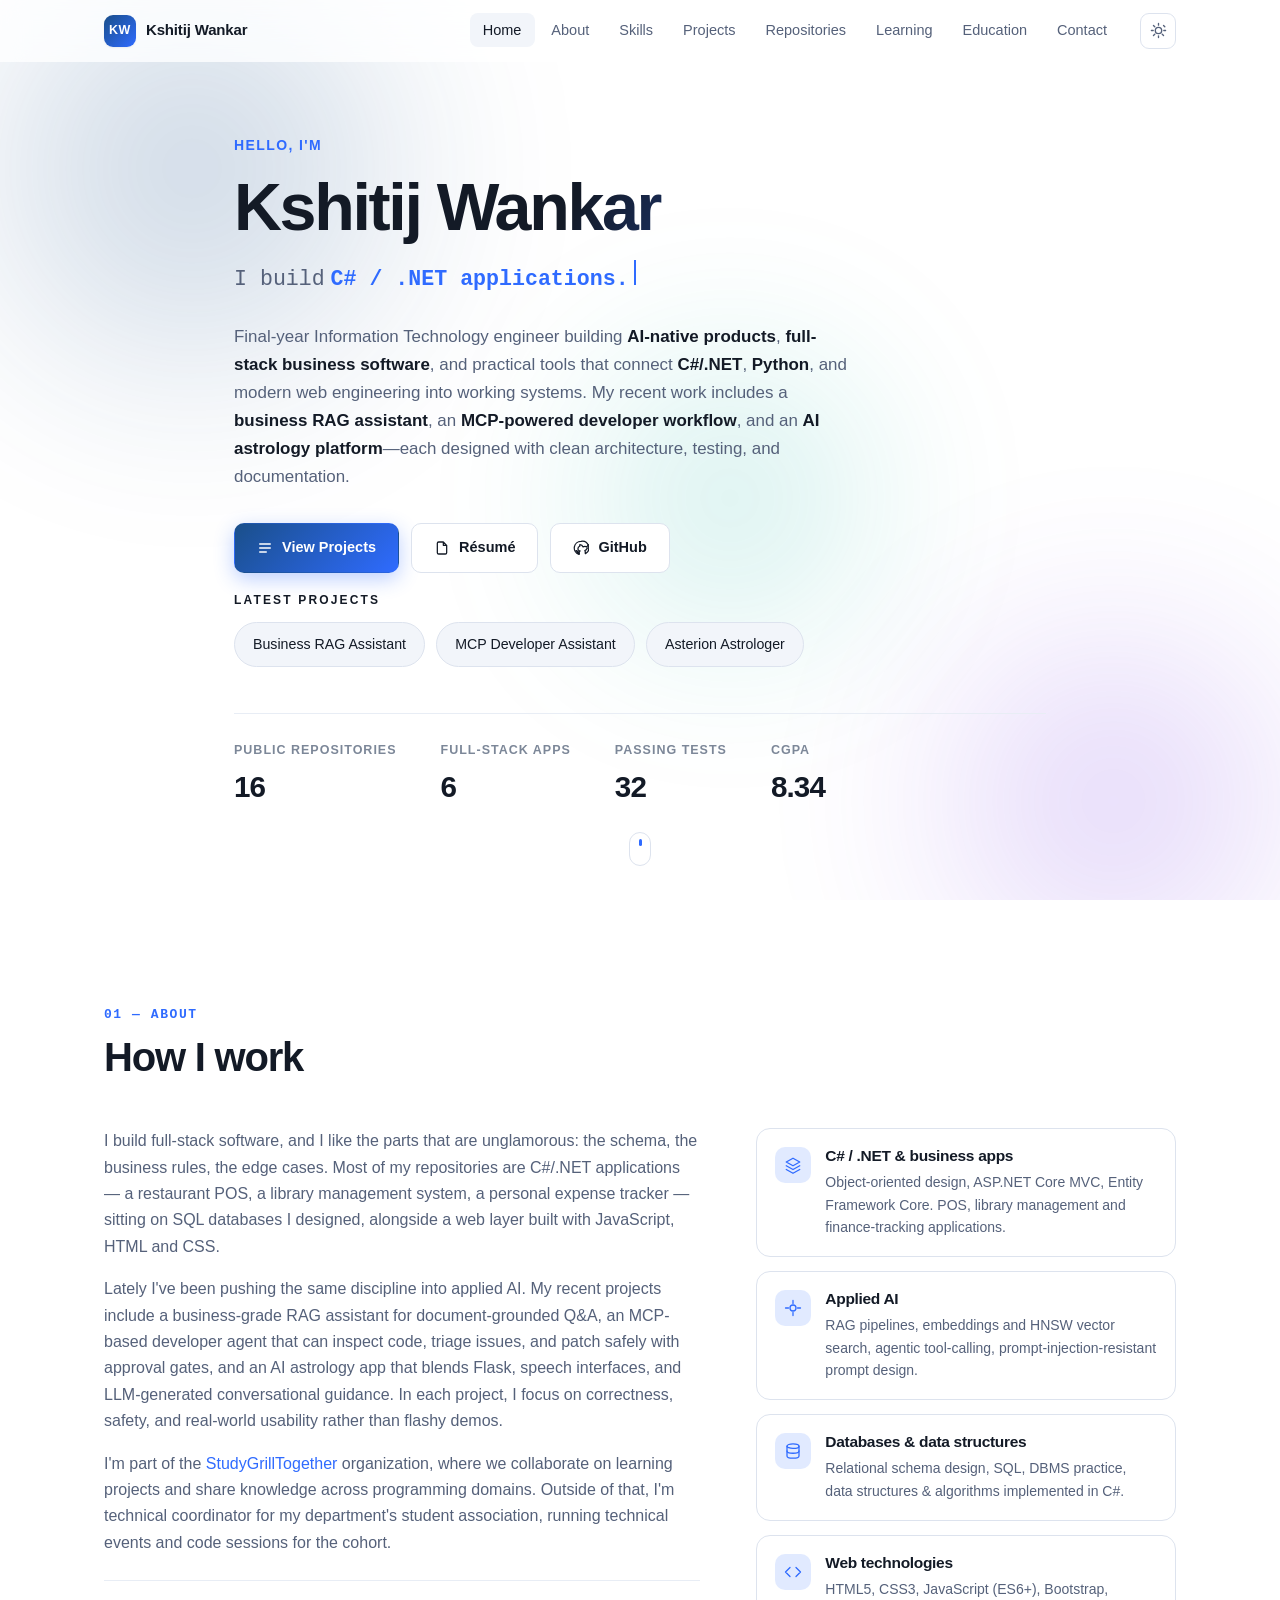
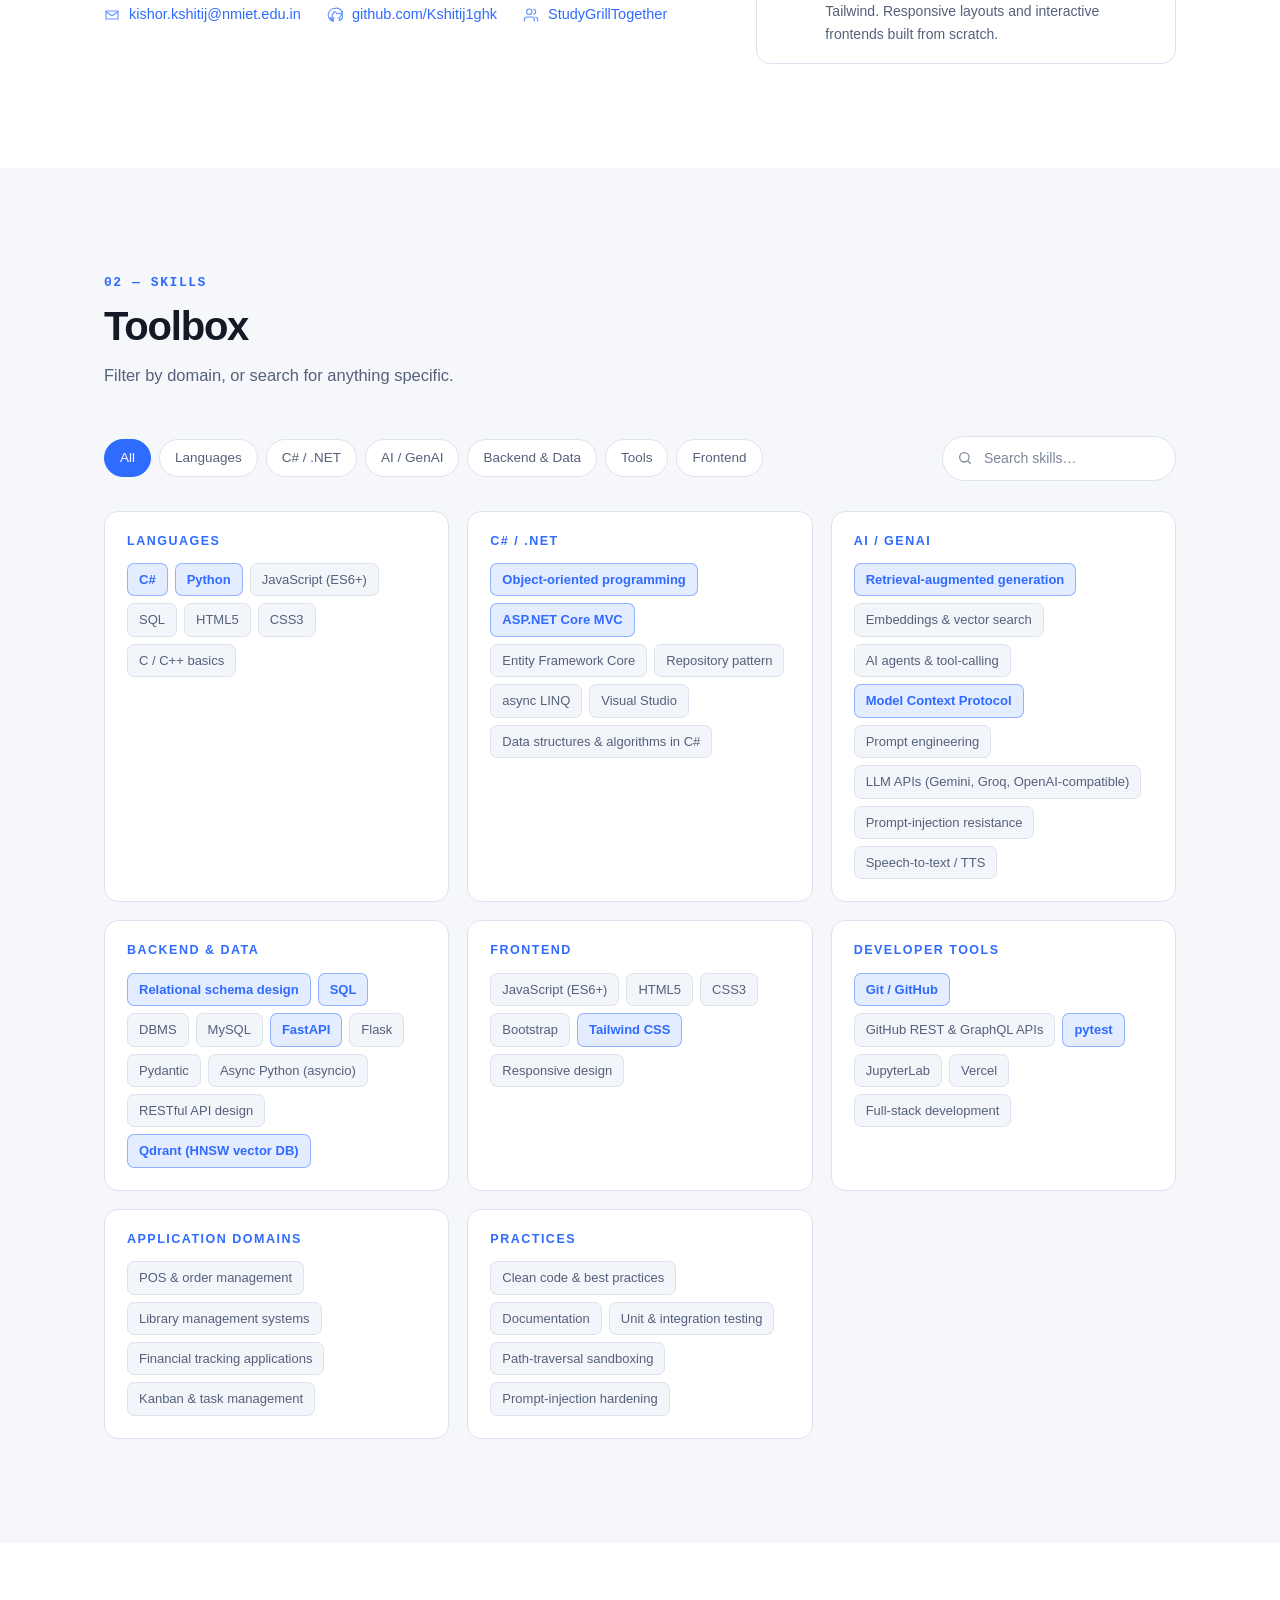
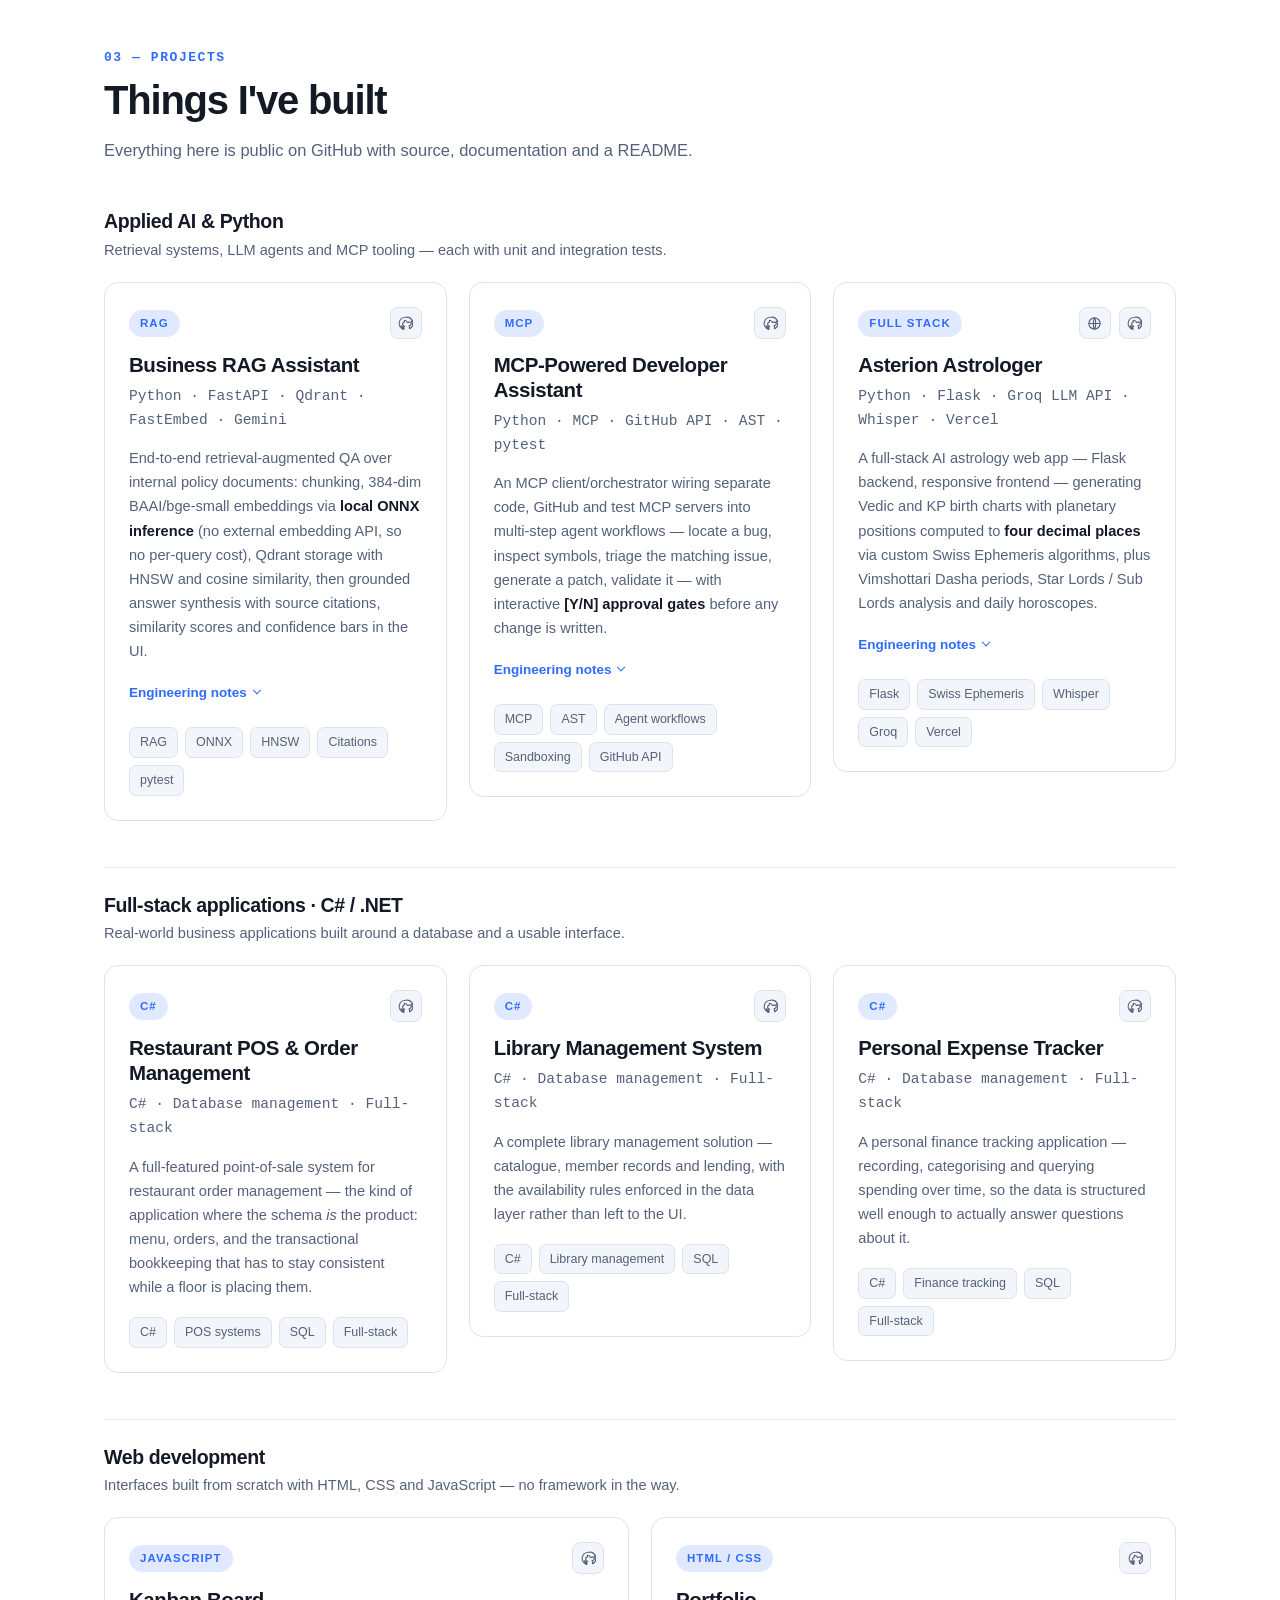
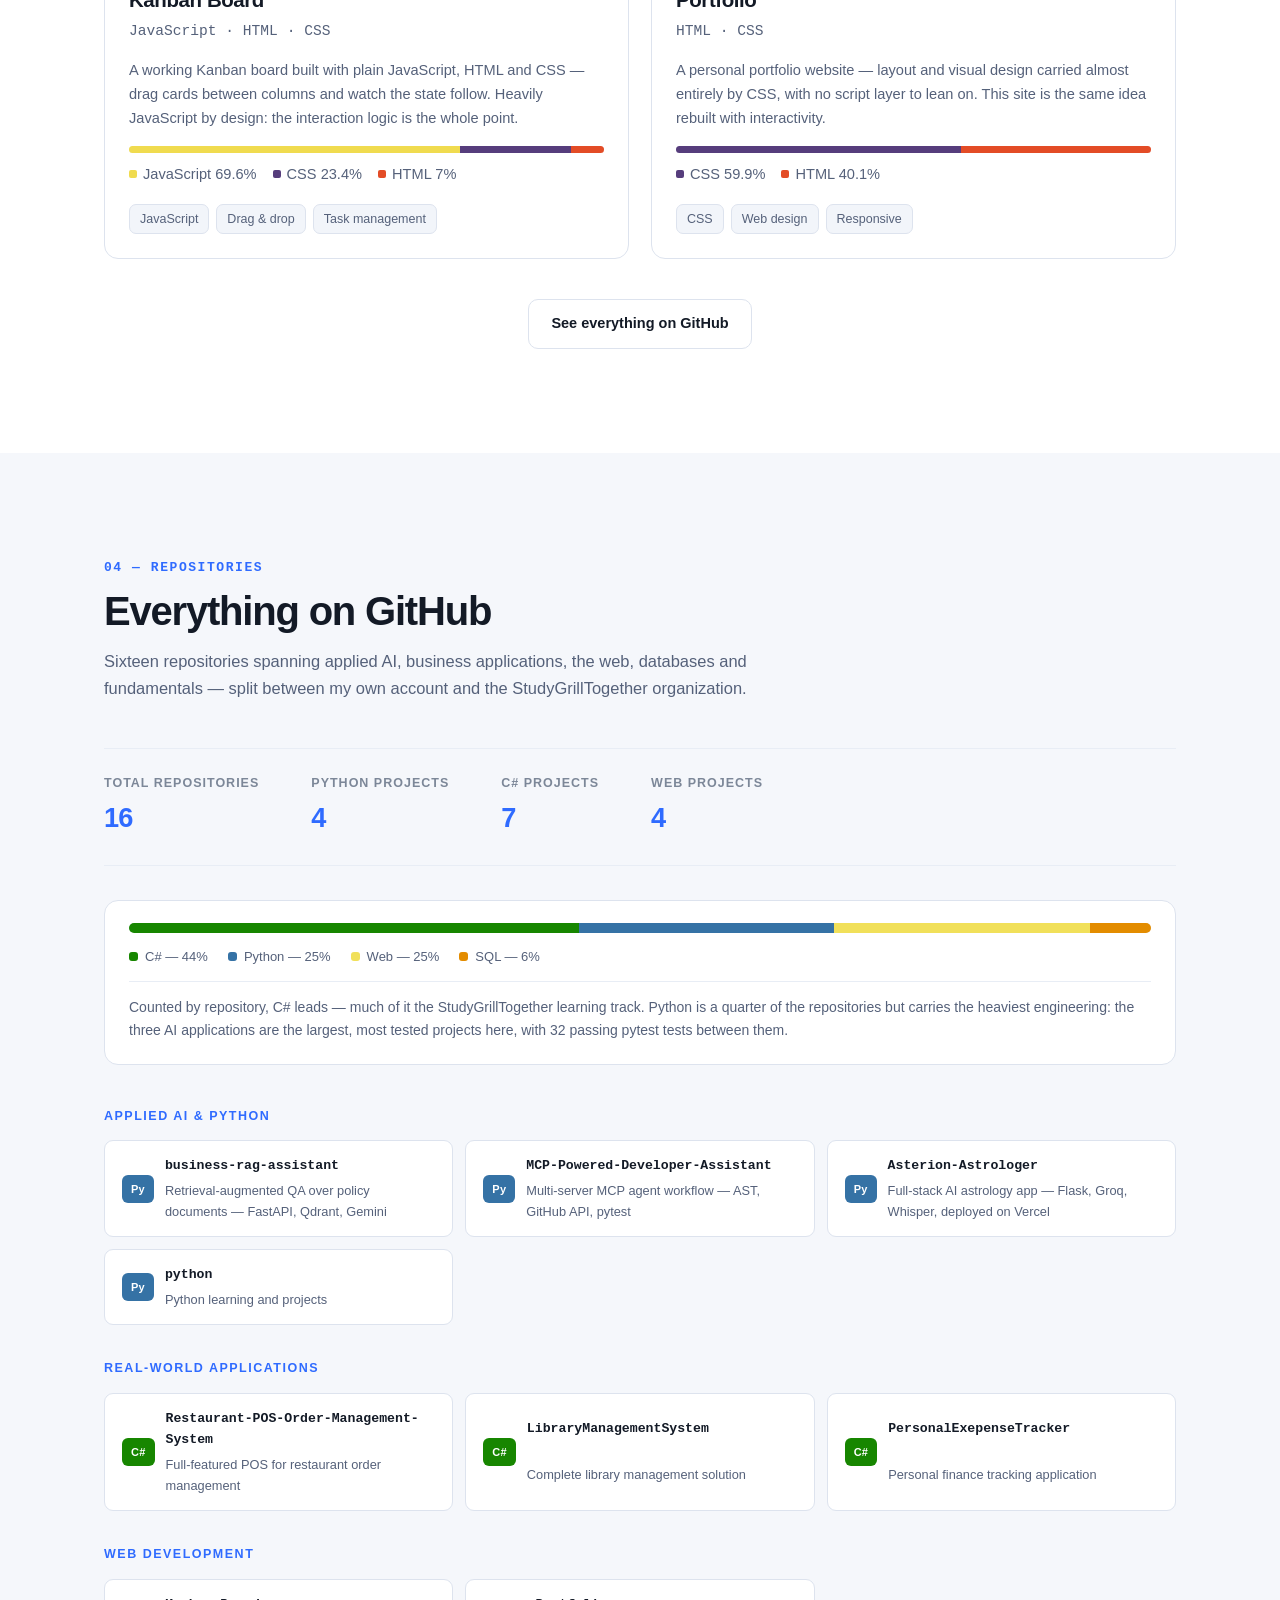
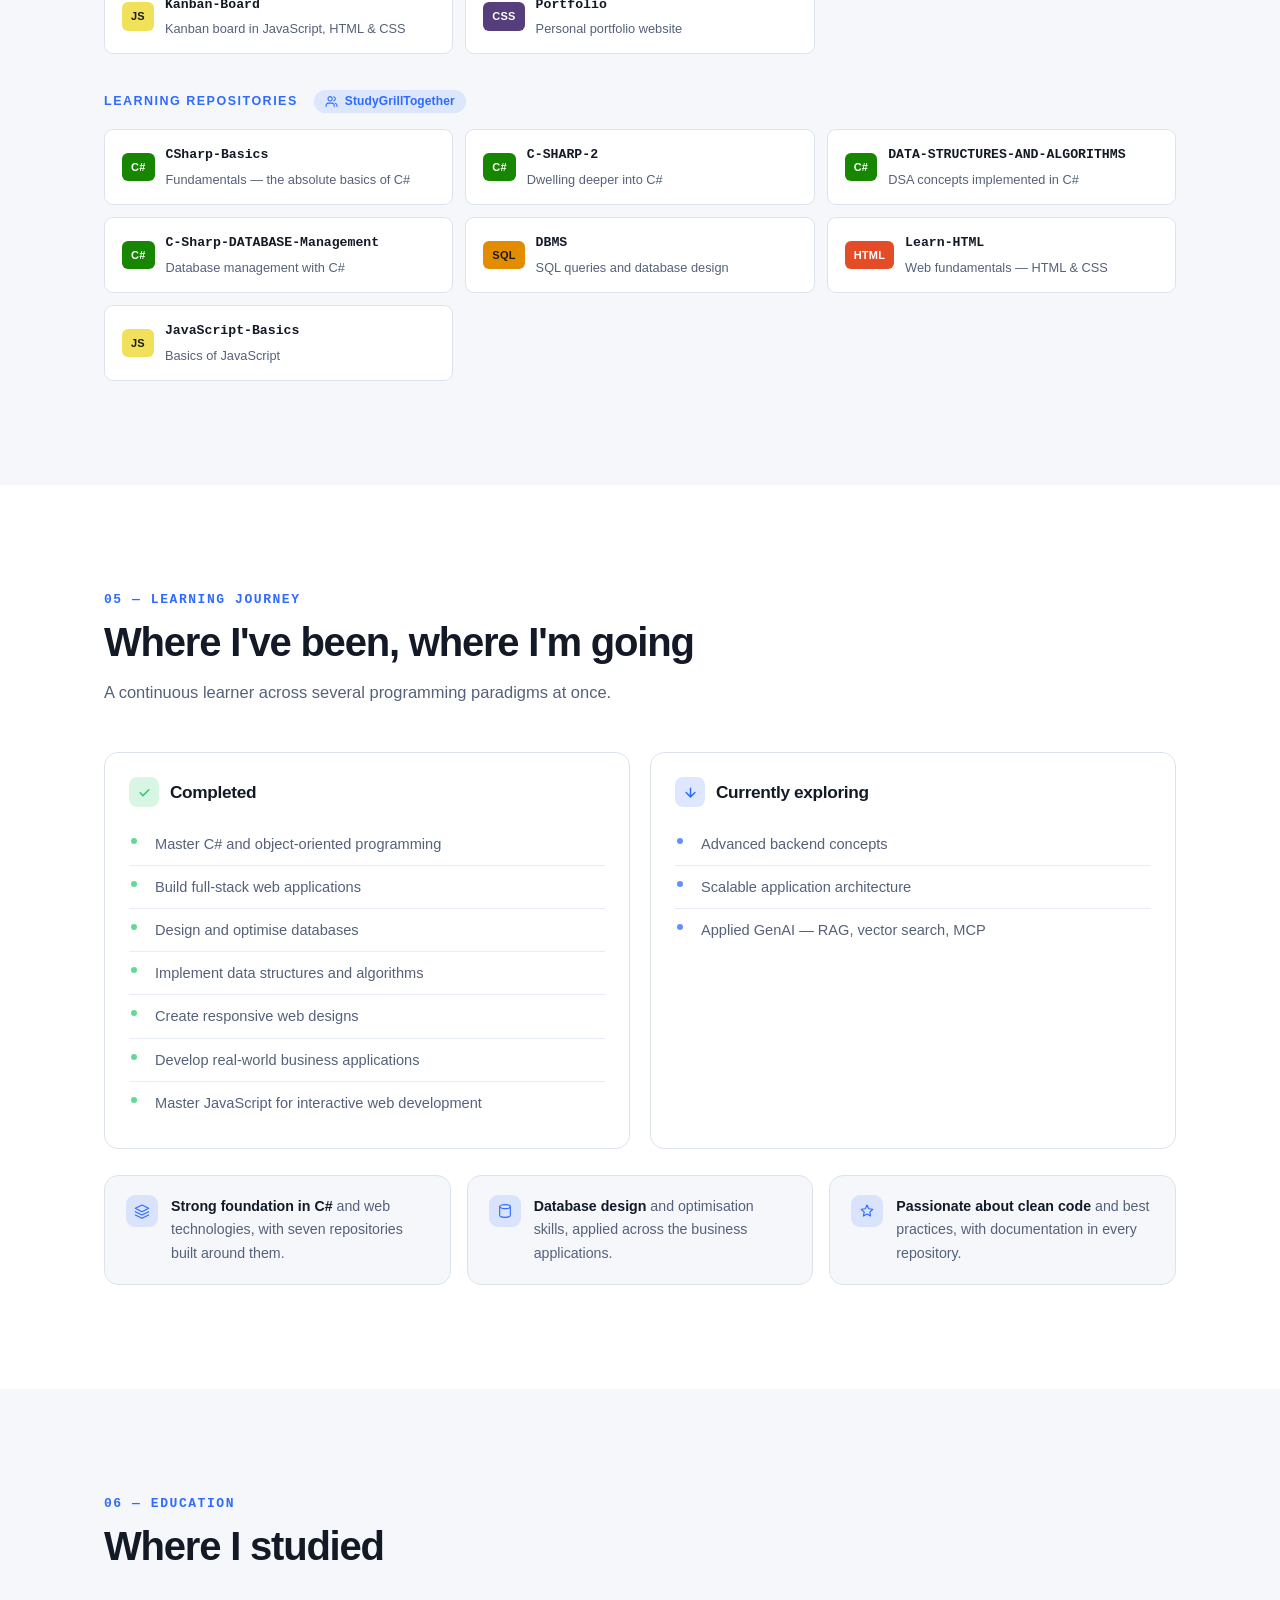
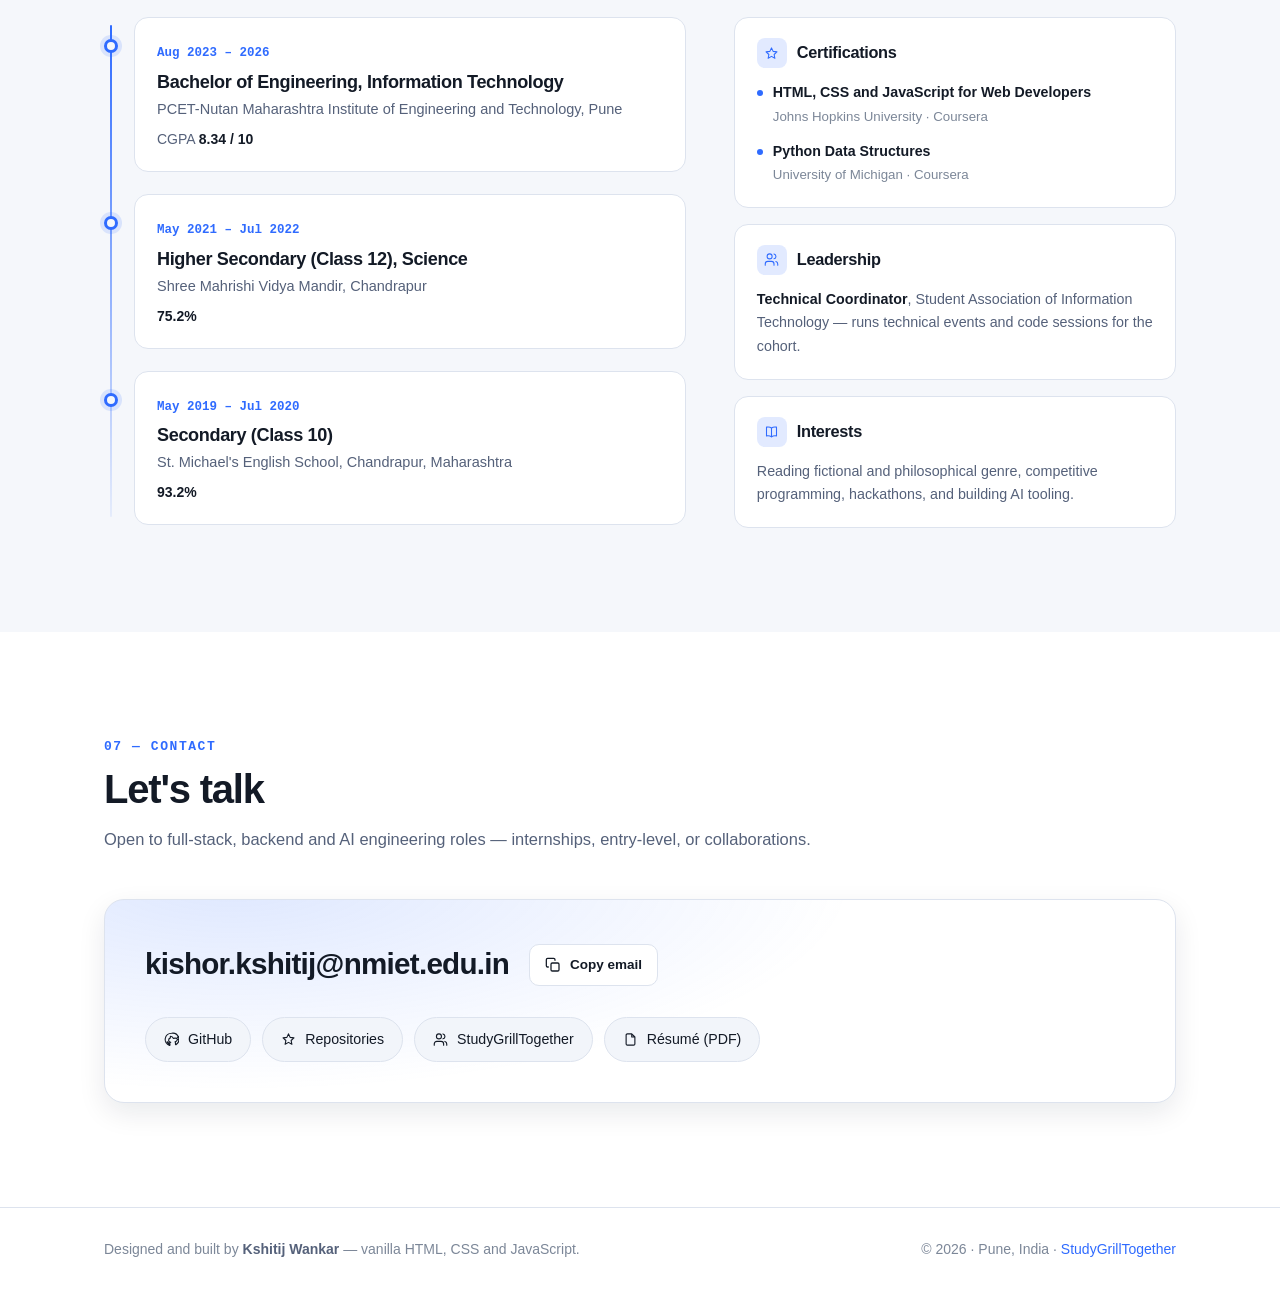
<file: index.html>
<!DOCTYPE html>
<html lang="en" data-theme="dark">
<head>
<meta charset="utf-8">
<meta name="viewport" content="width=device-width, initial-scale=1">
<title>Kshitij Wankar — Full-stack Developer · C#/.NET, Web &amp; Applied AI</title>
<meta name="description" content="Portfolio of Kshitij Wankar — full-stack developer working across C#/.NET business applications, modern web technologies, databases, and applied GenAI in Python.">
<link rel="stylesheet" href="style.css">
<link rel="icon" href="data:image/svg+xml,<svg xmlns='http://www.w3.org/2000/svg' viewBox='0 0 100 100'><text y='.9em' font-size='90' font-family='Arial' font-weight='bold' fill='%232f6bff'>K</text></svg>">
</head>
<body>

<a class="skip-link" href="#main">Skip to content</a>

<!-- ============================ NAVBAR ============================ -->
<header class="nav" id="nav">
  <div class="nav-inner">
    <a href="#home" class="brand">
      <span class="brand-mark">KW</span>
      <span class="brand-text">Kshitij Wankar</span>
    </a>

    <nav class="nav-links" id="navLinks" aria-label="Main">
      <a href="#home" class="nav-link is-active">Home</a>
      <a href="#about" class="nav-link">About</a>
      <a href="#skills" class="nav-link">Skills</a>
      <a href="#projects" class="nav-link">Projects</a>
      <a href="#repos" class="nav-link">Repositories</a>
      <a href="#journey" class="nav-link">Learning</a>
      <a href="#education" class="nav-link">Education</a>
      <a href="#contact" class="nav-link">Contact</a>
      <span class="nav-indicator" id="navIndicator" aria-hidden="true"></span>
    </nav>

    <div class="nav-actions">
      <button class="icon-btn" id="themeToggle" aria-label="Switch to light theme" title="Toggle theme">
        <svg class="icon-moon" viewBox="0 0 24 24" aria-hidden="true"><path d="M21 12.8A9 9 0 1 1 11.2 3a7 7 0 0 0 9.8 9.8z"/></svg>
        <svg class="icon-sun" viewBox="0 0 24 24" aria-hidden="true"><circle cx="12" cy="12" r="4.5"/><path d="M12 2v2.5M12 19.5V22M2 12h2.5M19.5 12H22M4.9 4.9l1.8 1.8M17.3 17.3l1.8 1.8M19.1 4.9l1.8 1.8M4.9 19.1l1.8-1.8"/></svg>
      </button>
      <button class="icon-btn nav-burger" id="navBurger" aria-label="Open menu" aria-expanded="false" aria-controls="navLinks">
        <span></span><span></span><span></span>
      </button>
    </div>
  </div>
  <div class="scroll-progress" id="scrollProgress" aria-hidden="true"></div>
</header>

<main id="main">

<!-- ============================ HERO ============================ -->
<section class="hero" id="home">
  <div class="hero-bg" aria-hidden="true"><span></span><span></span><span></span></div>

  <div class="container hero-inner">
    <p class="eyebrow reveal">Hello, I'm</p>
    <h1 class="hero-name reveal" data-delay="1">Kshitij Wankar</h1>

    <p class="hero-typed reveal" data-delay="2">
      <span class="typed-prefix">I build </span><span class="typed" id="typed"></span><span class="caret" aria-hidden="true"></span>
    </p>

    <p class="hero-summary reveal" data-delay="3">
      Final-year Information Technology engineer building <strong>AI-native products</strong>, 
      <strong>full-stack business software</strong>, and practical tools that connect 
      <strong>C#/.NET</strong>, <strong>Python</strong>, and modern web engineering into working systems. 
      My recent work includes a <strong>business RAG assistant</strong>, an <strong>MCP-powered developer workflow</strong>, 
      and an <strong>AI astrology platform</strong>—each designed with clean architecture, testing, and documentation.
    </p>

    <div class="hero-cta reveal" data-delay="4">
      <a class="btn btn-primary" href="#projects">
        <svg viewBox="0 0 24 24" aria-hidden="true"><path d="M4 6h16M4 12h16M4 18h10"/></svg>
        View Projects
      </a>
      <a class="btn btn-ghost" href="resume.html" target="_blank" rel="noopener">
        <svg viewBox="0 0 24 24" aria-hidden="true"><path d="M14 3v5h5M14 3H7a2 2 0 0 0-2 2v14a2 2 0 0 0 2 2h10a2 2 0 0 0 2-2V8z"/></svg>
        Résumé
      </a>
      <a class="btn btn-ghost" href="https://github.com/Kshitij1ghk" target="_blank" rel="noopener">
        <svg viewBox="0 0 24 24" aria-hidden="true"><path d="M12 2a10 10 0 0 0-3.2 19.5c.5.1.7-.2.7-.5v-1.8c-2.8.6-3.4-1.3-3.4-1.3-.5-1.2-1.1-1.5-1.1-1.5-.9-.6.1-.6.1-.6 1 .1 1.5 1 1.5 1 .9 1.6 2.4 1.1 3 .9.1-.6.6-1 1.1-1.2-.8-.1-1.6-.4-2.2-1-.6-.6-1.1-1.4-1.1-2.5 0-1.8 1.2-3.1 2.8-3.6-.1-.2-.1-.5-.1-.8 0-.7.1-1.3.3-1.8 2.2.2 3.9 1.7 4.5 3.4.9-.3 1.9-.5 3-.5s2.1.2 3 .5c.6-1.7 2.3-3.2 4.5-3.4.2.5.3 1.1.3 1.8 0 .3 0 .6-.1.8A4.8 4.8 0 0 1 21 12.1c0 1.1-.4 2-1.1 2.6-.6.6-1.4 1-2.2 1.1.7.7.7 2.6.7 2.6v1.4c0 .3.2.6.7.5A10 10 0 0 0 12 2z"/></svg>
        GitHub
      </a>
    </div>

    <div class="hero-featured reveal" data-delay="4.5" style="margin-top:1.1rem; max-width:760px;">
      <p style="margin:0 0 .7rem; font-size:.75rem; letter-spacing:.18em; text-transform:uppercase; color:var(--muted); font-weight:700;">Latest projects</p>
      <div style="display:flex; flex-wrap:wrap; gap:.7rem;">
        <a class="pill" href="https://github.com/Kshitij1ghk/business-rag-assistant" target="_blank" rel="noopener">Business RAG Assistant</a>
        <a class="pill" href="https://github.com/Kshitij1ghk/MCP-Powered-Developer-Assistant" target="_blank" rel="noopener">MCP Developer Assistant</a>
        <a class="pill" href="https://github.com/Kshitij1ghk/Asterion-Astrologer" target="_blank" rel="noopener">Asterion Astrologer</a>
      </div>
    </div>

    <dl class="hero-stats reveal" data-delay="5">
      <div class="stat"><dt>Public repositories</dt><dd data-count="16">0</dd></div>
      <div class="stat"><dt>Full-stack apps</dt><dd data-count="6">0</dd></div>
      <div class="stat"><dt>Passing tests</dt><dd data-count="32">0</dd></div>
      <div class="stat"><dt>CGPA</dt><dd data-count="8.34" data-decimals="2">0</dd></div>
    </dl>
  </div>

  <a class="scroll-hint" href="#about" aria-label="Scroll to about section">
    <span class="mouse"><span></span></span>
  </a>
</section>

<!-- ============================ ABOUT ============================ -->
<section class="section" id="about">
  <div class="container">
    <header class="section-head reveal">
      <p class="section-label">01 &mdash; About</p>
      <h2 class="section-title">How I work</h2>
    </header>

    <div class="about-grid">
      <div class="about-text reveal">
        <p>
          I build full-stack software, and I like the parts that are unglamorous: the schema, the
          business rules, the edge cases. Most of my repositories are C#/.NET applications &mdash; a
          restaurant POS, a library management system, a personal expense tracker &mdash; sitting on SQL
          databases I designed, alongside a web layer built with JavaScript, HTML and CSS.
        </p>
        <p>
          Lately I've been pushing the same discipline into applied AI. My recent projects include a
          business-grade RAG assistant for document-grounded Q&amp;A, an MCP-based developer agent that can
          inspect code, triage issues, and patch safely with approval gates, and an AI astrology app that
          blends Flask, speech interfaces, and LLM-generated conversational guidance. In each project, I
          focus on correctness, safety, and real-world usability rather than flashy demos.
        </p>
        <p>
          I'm part of the <a href="https://github.com/StudyGrillTogether" target="_blank" rel="noopener">StudyGrillTogether</a>
          organization, where we collaborate on learning projects and share knowledge across programming
          domains. Outside of that, I'm technical coordinator for my department's student association,
          running technical events and code sessions for the cohort.
        </p>

        <div class="about-links">
          <a class="text-link" href="mailto:kishor.kshitij@nmiet.edu.in">
            <svg viewBox="0 0 24 24" aria-hidden="true"><path d="M3 6h18v12H3z"/><path d="m3 7 9 6 9-6"/></svg>
            kishor.kshitij@nmiet.edu.in
          </a>
          <a class="text-link" href="https://github.com/Kshitij1ghk" target="_blank" rel="noopener">
            <svg viewBox="0 0 24 24" aria-hidden="true"><path d="M12 2a10 10 0 0 0-3.2 19.5c.5.1.7-.2.7-.5v-1.8c-2.8.6-3.4-1.3-3.4-1.3-.5-1.2-1.1-1.5-1.1-1.5-.9-.6.1-.6.1-.6 1 .1 1.5 1 1.5 1 .9 1.6 2.4 1.1 3 .9.1-.6.6-1 1.1-1.2-.8-.1-1.6-.4-2.2-1-.6-.6-1.1-1.4-1.1-2.5 0-1.8 1.2-3.1 2.8-3.6-.1-.2-.1-.5-.1-.8 0-.7.1-1.3.3-1.8 2.2.2 3.9 1.7 4.5 3.4.9-.3 1.9-.5 3-.5s2.1.2 3 .5c.6-1.7 2.3-3.2 4.5-3.4.2.5.3 1.1.3 1.8 0 .3 0 .6-.1.8A4.8 4.8 0 0 1 21 12.1c0 1.1-.4 2-1.1 2.6-.6.6-1.4 1-2.2 1.1.7.7.7 2.6.7 2.6v1.4c0 .3.2.6.7.5A10 10 0 0 0 12 2z"/></svg>
            github.com/Kshitij1ghk
          </a>
          <a class="text-link" href="https://github.com/StudyGrillTogether" target="_blank" rel="noopener">
            <svg viewBox="0 0 24 24" aria-hidden="true"><path d="M17 21v-2a4 4 0 0 0-4-4H6a4 4 0 0 0-4 4v2"/><circle cx="9.5" cy="7" r="4"/><path d="M22 21v-2a4 4 0 0 0-3-3.9M16 3.1a4 4 0 0 1 0 7.8"/></svg>
            StudyGrillTogether
          </a>
        </div>
      </div>

      <aside class="about-cards">
        <div class="mini-card reveal" data-delay="1">
          <span class="mini-ico" aria-hidden="true">
            <svg viewBox="0 0 24 24"><path d="M12 3 3 8l9 5 9-5-9-5z"/><path d="m3 13 9 5 9-5M3 18l9 5 9-5"/></svg>
          </span>
          <div>
            <h3>C# / .NET &amp; business apps</h3>
            <p>Object-oriented design, ASP.NET Core MVC, Entity Framework Core. POS, library management and finance-tracking applications.</p>
          </div>
        </div>
        <div class="mini-card reveal" data-delay="2">
          <span class="mini-ico" aria-hidden="true">
            <svg viewBox="0 0 24 24"><path d="M12 2v4M12 18v4M2 12h4M18 12h4"/><circle cx="12" cy="12" r="4"/></svg>
          </span>
          <div>
            <h3>Applied AI</h3>
            <p>RAG pipelines, embeddings and HNSW vector search, agentic tool-calling, prompt-injection-resistant prompt design.</p>
          </div>
        </div>
        <div class="mini-card reveal" data-delay="3">
          <span class="mini-ico" aria-hidden="true">
            <svg viewBox="0 0 24 24"><ellipse cx="12" cy="5.5" rx="8" ry="3"/><path d="M4 5.5v13c0 1.7 3.6 3 8 3s8-1.3 8-3v-13"/><path d="M4 12c0 1.7 3.6 3 8 3s8-1.3 8-3"/></svg>
          </span>
          <div>
            <h3>Databases &amp; data structures</h3>
            <p>Relational schema design, SQL, DBMS practice, data structures &amp; algorithms implemented in C#.</p>
          </div>
        </div>
        <div class="mini-card reveal" data-delay="4">
          <span class="mini-ico" aria-hidden="true">
            <svg viewBox="0 0 24 24"><path d="M8 6 2 12l6 6M16 6l6 6-6 6"/></svg>
          </span>
          <div>
            <h3>Web technologies</h3>
            <p>HTML5, CSS3, JavaScript (ES6+), Bootstrap, Tailwind. Responsive layouts and interactive frontends built from scratch.</p>
          </div>
        </div>
      </aside>
    </div>
  </div>
</section>

<!-- ============================ SKILLS ============================ -->
<section class="section section-alt" id="skills">
  <div class="container">
    <header class="section-head reveal">
      <p class="section-label">02 &mdash; Skills</p>
      <h2 class="section-title">Toolbox</h2>
      <p class="section-sub">Filter by domain, or search for anything specific.</p>
    </header>

    <div class="skill-controls reveal">
      <div class="chips" role="group" aria-label="Filter skills by category">
        <button class="chip is-active" data-filter="all">All</button>
        <button class="chip" data-filter="languages">Languages</button>
        <button class="chip" data-filter="dotnet">C# / .NET</button>
        <button class="chip" data-filter="ai">AI / GenAI</button>
        <button class="chip" data-filter="backend">Backend &amp; Data</button>
        <button class="chip" data-filter="tools">Tools</button>
        <button class="chip" data-filter="frontend">Frontend</button>
      </div>
      <label class="search">
        <svg viewBox="0 0 24 24" aria-hidden="true"><circle cx="11" cy="11" r="7"/><path d="m20 20-3.5-3.5"/></svg>
        <input type="search" id="skillSearch" placeholder="Search skills&hellip;" aria-label="Search skills">
      </label>
    </div>

    <div class="skill-groups" id="skillGroups">
      <article class="skill-card reveal" data-category="languages">
        <h3>Languages</h3>
        <ul class="tag-list">
          <li class="tag tag-primary">C#</li><li class="tag tag-primary">Python</li>
          <li class="tag">JavaScript (ES6+)</li><li class="tag">SQL</li>
          <li class="tag">HTML5</li><li class="tag">CSS3</li><li class="tag">C / C++ basics</li>
        </ul>
      </article>

      <article class="skill-card reveal" data-delay="1" data-category="dotnet">
        <h3>C# / .NET</h3>
        <ul class="tag-list">
          <li class="tag tag-primary">Object-oriented programming</li><li class="tag tag-primary">ASP.NET Core MVC</li>
          <li class="tag">Entity Framework Core</li><li class="tag">Repository pattern</li>
          <li class="tag">async LINQ</li><li class="tag">Visual Studio</li>
          <li class="tag">Data structures &amp; algorithms in C#</li>
        </ul>
      </article>

      <article class="skill-card reveal" data-delay="2" data-category="ai">
        <h3>AI / GenAI</h3>
        <ul class="tag-list">
          <li class="tag tag-primary">Retrieval-augmented generation</li><li class="tag">Embeddings &amp; vector search</li>
          <li class="tag">AI agents &amp; tool-calling</li><li class="tag tag-primary">Model Context Protocol</li>
          <li class="tag">Prompt engineering</li><li class="tag">LLM APIs (Gemini, Groq, OpenAI-compatible)</li>
          <li class="tag">Prompt-injection resistance</li><li class="tag">Speech-to-text / TTS</li>
        </ul>
      </article>

      <article class="skill-card reveal" data-delay="1" data-category="backend">
        <h3>Backend &amp; Data</h3>
        <ul class="tag-list">
          <li class="tag tag-primary">Relational schema design</li><li class="tag tag-primary">SQL</li>
          <li class="tag">DBMS</li><li class="tag">MySQL</li>
          <li class="tag tag-primary">FastAPI</li><li class="tag">Flask</li><li class="tag">Pydantic</li>
          <li class="tag">Async Python (asyncio)</li><li class="tag">RESTful API design</li>
          <li class="tag tag-primary">Qdrant (HNSW vector DB)</li>
        </ul>
      </article>

      <article class="skill-card reveal" data-delay="2" data-category="frontend">
        <h3>Frontend</h3>
        <ul class="tag-list">
          <li class="tag">JavaScript (ES6+)</li><li class="tag">HTML5</li><li class="tag">CSS3</li>
          <li class="tag">Bootstrap</li><li class="tag tag-primary">Tailwind CSS</li>
          <li class="tag">Responsive design</li>
        </ul>
      </article>

      <article class="skill-card reveal" data-delay="3" data-category="tools">
        <h3>Developer Tools</h3>
        <ul class="tag-list">
          <li class="tag tag-primary">Git / GitHub</li><li class="tag">GitHub REST &amp; GraphQL APIs</li>
          <li class="tag tag-primary">pytest</li><li class="tag">JupyterLab</li>
          <li class="tag">Vercel</li><li class="tag">Full-stack development</li>
        </ul>
      </article>

      <article class="skill-card reveal" data-delay="4" data-category="dotnet">
        <h3>Application Domains</h3>
        <ul class="tag-list">
          <li class="tag">POS &amp; order management</li><li class="tag">Library management systems</li>
          <li class="tag">Financial tracking applications</li><li class="tag">Kanban &amp; task management</li>
        </ul>
      </article>

      <article class="skill-card reveal" data-delay="5" data-category="tools">
        <h3>Practices</h3>
        <ul class="tag-list">
          <li class="tag">Clean code &amp; best practices</li><li class="tag">Documentation</li>
          <li class="tag">Unit &amp; integration testing</li><li class="tag">Path-traversal sandboxing</li>
          <li class="tag">Prompt-injection hardening</li>
        </ul>
      </article>
    </div>

    <p class="empty-note" id="skillEmpty" hidden>No skills match that search.</p>
  </div>
</section>

<!-- ============================ PROJECTS ============================ -->
<section class="section" id="projects">
  <div class="container">
    <header class="section-head reveal">
      <p class="section-label">03 &mdash; Projects</p>
      <h2 class="section-title">Things I've built</h2>
      <p class="section-sub">Everything here is public on GitHub with source, documentation and a README.</p>
    </header>

    <div class="group-head reveal">
      <h3>Applied AI &amp; Python</h3>
      <p>Retrieval systems, LLM agents and MCP tooling &mdash; each with unit and integration tests.</p>
    </div>

    <div class="project-grid">

      <article class="project-card reveal">
        <div class="project-top">
          <span class="project-badge">RAG</span>
          <div class="project-actions">
            <a href="https://github.com/Kshitij1ghk/business-rag-assistant" target="_blank" rel="noopener" aria-label="Business RAG Assistant source on GitHub" title="Source">
              <svg viewBox="0 0 24 24"><path d="M12 2a10 10 0 0 0-3.2 19.5c.5.1.7-.2.7-.5v-1.8c-2.8.6-3.4-1.3-3.4-1.3-.5-1.2-1.1-1.5-1.1-1.5-.9-.6.1-.6.1-.6 1 .1 1.5 1 1.5 1 .9 1.6 2.4 1.1 3 .9.1-.6.6-1 1.1-1.2-.8-.1-1.6-.4-2.2-1-.6-.6-1.1-1.4-1.1-2.5 0-1.8 1.2-3.1 2.8-3.6-.1-.2-.1-.5-.1-.8 0-.7.1-1.3.3-1.8 2.2.2 3.9 1.7 4.5 3.4.9-.3 1.9-.5 3-.5s2.1.2 3 .5c.6-1.7 2.3-3.2 4.5-3.4.2.5.3 1.1.3 1.8 0 .3 0 .6-.1.8A4.8 4.8 0 0 1 21 12.1c0 1.1-.4 2-1.1 2.6-.6.6-1.4 1-2.2 1.1.7.7.7 2.6.7 2.6v1.4c0 .3.2.6.7.5A10 10 0 0 0 12 2z"/></svg>
            </a>
          </div>
        </div>
        <h3>Business RAG Assistant</h3>
        <p class="project-stack">Python &middot; FastAPI &middot; Qdrant &middot; FastEmbed &middot; Gemini</p>
        <p>
          End-to-end retrieval-augmented QA over internal policy documents: chunking, 384-dim
          BAAI/bge-small embeddings via <strong>local ONNX inference</strong> (no external embedding
          API, so no per-query cost), Qdrant storage with HNSW and cosine similarity, then grounded
          answer synthesis with source citations, similarity scores and confidence bars in the UI.
        </p>
        <details class="project-more">
          <summary>Engineering notes</summary>
          <ul>
            <li>A <strong>0.40 similarity floor</strong> returns a deterministic refusal <em>without</em> calling the LLM when nothing relevant is retrieved — a hallucination is not an acceptable answer.</li>
            <li>Retrieved chunks are passed as <strong>untrusted data</strong>, not instructions, to resist prompt injection carried inside the corpus.</li>
            <li>16 passing pytest tests, plus a diagnostic retrieval script for tuning the threshold empirically.</li>
          </ul>
        </details>
        <ul class="tag-list tag-list-sm">
          <li class="tag">RAG</li><li class="tag">ONNX</li><li class="tag">HNSW</li><li class="tag">Citations</li><li class="tag">pytest</li>
        </ul>
      </article>

      <article class="project-card reveal" data-delay="1">
        <div class="project-top">
          <span class="project-badge">MCP</span>
          <div class="project-actions">
            <a href="https://github.com/Kshitij1ghk/MCP-Powered-Developer-Assistant" target="_blank" rel="noopener" aria-label="MCP-Powered Developer Assistant source on GitHub" title="Source">
              <svg viewBox="0 0 24 24"><path d="M12 2a10 10 0 0 0-3.2 19.5c.5.1.7-.2.7-.5v-1.8c-2.8.6-3.4-1.3-3.4-1.3-.5-1.2-1.1-1.5-1.1-1.5-.9-.6.1-.6.1-.6 1 .1 1.5 1 1.5 1 .9 1.6 2.4 1.1 3 .9.1-.6.6-1 1.1-1.2-.8-.1-1.6-.4-2.2-1-.6-.6-1.1-1.4-1.1-2.5 0-1.8 1.2-3.1 2.8-3.6-.1-.2-.1-.5-.1-.8 0-.7.1-1.3.3-1.8 2.2.2 3.9 1.7 4.5 3.4.9-.3 1.9-.5 3-.5s2.1.2 3 .5c.6-1.7 2.3-3.2 4.5-3.4.2.5.3 1.1.3 1.8 0 .3 0 .6-.1.8A4.8 4.8 0 0 1 21 12.1c0 1.1-.4 2-1.1 2.6-.6.6-1.4 1-2.2 1.1.7.7.7 2.6.7 2.6v1.4c0 .3.2.6.7.5A10 10 0 0 0 12 2z"/></svg>
            </a>
          </div>
        </div>
        <h3>MCP-Powered Developer Assistant</h3>
        <p class="project-stack">Python &middot; MCP &middot; GitHub API &middot; AST &middot; pytest</p>
        <p>
          An MCP client/orchestrator wiring separate code, GitHub and test MCP servers into multi-step
          agent workflows &mdash; locate a bug, inspect symbols, triage the matching issue, generate a
          patch, validate it &mdash; with interactive <strong>[Y/N] approval gates</strong> before any
          change is written.
        </p>
        <details class="project-more">
          <summary>Engineering notes</summary>
          <ul>
            <li>Codebase access via <strong>Python AST parsing</strong> &mdash; classes, functions, arguments, docstrings and line ranges &mdash; confined to an <code>ALLOWED_DIR</code> jail with strict path validation.</li>
            <li>Diff-based patch generation and <strong>sandboxed pytest execution</strong> with timeouts.</li>
            <li>16 unit and integration tests spanning the code, patching, GitHub and agent-flow layers.</li>
          </ul>
        </details>
        <ul class="tag-list tag-list-sm">
          <li class="tag">MCP</li><li class="tag">AST</li><li class="tag">Agent workflows</li><li class="tag">Sandboxing</li><li class="tag">GitHub API</li>
        </ul>
      </article>

      <article class="project-card reveal" data-delay="2">
        <div class="project-top">
          <span class="project-badge">Full&nbsp;Stack</span>
          <div class="project-actions">
            <a href="https://asterion-gamma.vercel.app" target="_blank" rel="noopener" aria-label="Asterion Astrologer live demo" title="Live demo">
              <svg viewBox="0 0 24 24"><circle cx="12" cy="12" r="9"/><path d="M3 12h18M12 3c2.5 2.7 2.5 15.3 0 18-2.5-2.7-2.5-15.3 0-18z"/></svg>
            </a>
            <a href="https://github.com/Kshitij1ghk/Asterion-Astrologer" target="_blank" rel="noopener" aria-label="Asterion Astrologer source on GitHub" title="Source">
              <svg viewBox="0 0 24 24"><path d="M12 2a10 10 0 0 0-3.2 19.5c.5.1.7-.2.7-.5v-1.8c-2.8.6-3.4-1.3-3.4-1.3-.5-1.2-1.1-1.5-1.1-1.5-.9-.6.1-.6.1-.6 1 .1 1.5 1 1.5 1 .9 1.6 2.4 1.1 3 .9.1-.6.6-1 1.1-1.2-.8-.1-1.6-.4-2.2-1-.6-.6-1.1-1.4-1.1-2.5 0-1.8 1.2-3.1 2.8-3.6-.1-.2-.1-.5-.1-.8 0-.7.1-1.3.3-1.8 2.2.2 3.9 1.7 4.5 3.4.9-.3 1.9-.5 3-.5s2.1.2 3 .5c.6-1.7 2.3-3.2 4.5-3.4.2.5.3 1.1.3 1.8 0 .3 0 .6-.1.8A4.8 4.8 0 0 1 21 12.1c0 1.1-.4 2-1.1 2.6-.6.6-1.4 1-2.2 1.1.7.7.7 2.6.7 2.6v1.4c0 .3.2.6.7.5A10 10 0 0 0 12 2z"/></svg>
            </a>
          </div>
        </div>
        <h3>Asterion Astrologer</h3>
        <p class="project-stack">Python &middot; Flask &middot; Groq LLM API &middot; Whisper &middot; Vercel</p>
        <p>
          A full-stack AI astrology web app &mdash; Flask backend, responsive frontend &mdash; generating
          Vedic and KP birth charts with planetary positions computed to <strong>four decimal places</strong>
          via custom Swiss Ephemeris algorithms, plus Vimshottari Dasha periods, Star Lords / Sub Lords
          analysis and daily horoscopes.
        </p>
        <details class="project-more">
          <summary>Engineering notes</summary>
          <ul>
            <li>Conversational assistant on Groq-hosted LLMs (Llama 3.3 / GPT-OSS) with conversation memory and quick-action prompts.</li>
            <li>Whisper speech-to-text / text-to-speech for Hinglish and English voice input; birthplace search via OpenStreetMap.</li>
            <li>Deployed and live on Vercel.</li>
          </ul>
        </details>
        <ul class="tag-list tag-list-sm">
          <li class="tag">Flask</li><li class="tag">Swiss Ephemeris</li><li class="tag">Whisper</li><li class="tag">Groq</li><li class="tag">Vercel</li>
        </ul>
      </article>

    </div>

    <div class="group-head reveal" data-delay="1">
      <h3>Full-stack applications &middot; C# / .NET</h3>
      <p>Real-world business applications built around a database and a usable interface.</p>
    </div>

    <div class="project-grid">
      <article class="project-card reveal">
        <div class="project-top">
          <span class="project-badge">C#</span>
          <div class="project-actions">
            <a href="https://github.com/Kshitij1ghk/Restaurant-POS-Order-Management-System" target="_blank" rel="noopener" aria-label="Restaurant POS Order Management System on GitHub" title="Source">
              <svg viewBox="0 0 24 24"><path d="M12 2a10 10 0 0 0-3.2 19.5c.5.1.7-.2.7-.5v-1.8c-2.8.6-3.4-1.3-3.4-1.3-.5-1.2-1.1-1.5-1.1-1.5-.9-.6.1-.6.1-.6 1 .1 1.5 1 1.5 1 .9 1.6 2.4 1.1 3 .9.1-.6.6-1 1.1-1.2-.8-.1-1.6-.4-2.2-1-.6-.6-1.1-1.4-1.1-2.5 0-1.8 1.2-3.1 2.8-3.6-.1-.2-.1-.5-.1-.8 0-.7.1-1.3.3-1.8 2.2.2 3.9 1.7 4.5 3.4.9-.3 1.9-.5 3-.5s2.1.2 3 .5c.6-1.7 2.3-3.2 4.5-3.4.2.5.3 1.1.3 1.8 0 .3 0 .6-.1.8A4.8 4.8 0 0 1 21 12.1c0 1.1-.4 2-1.1 2.6-.6.6-1.4 1-2.2 1.1.7.7.7 2.6.7 2.6v1.4c0 .3.2.6.7.5A10 10 0 0 0 12 2z"/></svg>
            </a>
          </div>
        </div>
        <h3>Restaurant POS &amp; Order Management</h3>
        <p class="project-stack">C# &middot; Database management &middot; Full-stack</p>
        <p>
          A full-featured point-of-sale system for restaurant order management &mdash; the kind of
          application where the schema <em>is</em> the product: menu, orders, and the transactional
          bookkeeping that has to stay consistent while a floor is placing them.
        </p>
        <ul class="tag-list tag-list-sm">
          <li class="tag">C#</li><li class="tag">POS systems</li><li class="tag">SQL</li><li class="tag">Full-stack</li>
        </ul>
      </article>

      <article class="project-card reveal" data-delay="1">
        <div class="project-top">
          <span class="project-badge">C#</span>
          <div class="project-actions">
            <a href="https://github.com/Kshitij1ghk/LibraryManagementSystem" target="_blank" rel="noopener" aria-label="Library Management System on GitHub" title="Source">
              <svg viewBox="0 0 24 24"><path d="M12 2a10 10 0 0 0-3.2 19.5c.5.1.7-.2.7-.5v-1.8c-2.8.6-3.4-1.3-3.4-1.3-.5-1.2-1.1-1.5-1.1-1.5-.9-.6.1-.6.1-.6 1 .1 1.5 1 1.5 1 .9 1.6 2.4 1.1 3 .9.1-.6.6-1 1.1-1.2-.8-.1-1.6-.4-2.2-1-.6-.6-1.1-1.4-1.1-2.5 0-1.8 1.2-3.1 2.8-3.6-.1-.2-.1-.5-.1-.8 0-.7.1-1.3.3-1.8 2.2.2 3.9 1.7 4.5 3.4.9-.3 1.9-.5 3-.5s2.1.2 3 .5c.6-1.7 2.3-3.2 4.5-3.4.2.5.3 1.1.3 1.8 0 .3 0 .6-.1.8A4.8 4.8 0 0 1 21 12.1c0 1.1-.4 2-1.1 2.6-.6.6-1.4 1-2.2 1.1.7.7.7 2.6.7 2.6v1.4c0 .3.2.6.7.5A10 10 0 0 0 12 2z"/></svg>
            </a>
          </div>
        </div>
        <h3>Library Management System</h3>
        <p class="project-stack">C# &middot; Database management &middot; Full-stack</p>
        <p>
          A complete library management solution &mdash; catalogue, member records and lending, with the
          availability rules enforced in the data layer rather than left to the UI.
        </p>
        <ul class="tag-list tag-list-sm">
          <li class="tag">C#</li><li class="tag">Library management</li><li class="tag">SQL</li><li class="tag">Full-stack</li>
        </ul>
      </article>

      <article class="project-card reveal" data-delay="2">
        <div class="project-top">
          <span class="project-badge">C#</span>
          <div class="project-actions">
            <a href="https://github.com/Kshitij1ghk/PersonalExepenseTracker" target="_blank" rel="noopener" aria-label="Personal Expense Tracker on GitHub" title="Source">
              <svg viewBox="0 0 24 24"><path d="M12 2a10 10 0 0 0-3.2 19.5c.5.1.7-.2.7-.5v-1.8c-2.8.6-3.4-1.3-3.4-1.3-.5-1.2-1.1-1.5-1.1-1.5-.9-.6.1-.6.1-.6 1 .1 1.5 1 1.5 1 .9 1.6 2.4 1.1 3 .9.1-.6.6-1 1.1-1.2-.8-.1-1.6-.4-2.2-1-.6-.6-1.1-1.4-1.1-2.5 0-1.8 1.2-3.1 2.8-3.6-.1-.2-.1-.5-.1-.8 0-.7.1-1.3.3-1.8 2.2.2 3.9 1.7 4.5 3.4.9-.3 1.9-.5 3-.5s2.1.2 3 .5c.6-1.7 2.3-3.2 4.5-3.4.2.5.3 1.1.3 1.8 0 .3 0 .6-.1.8A4.8 4.8 0 0 1 21 12.1c0 1.1-.4 2-1.1 2.6-.6.6-1.4 1-2.2 1.1.7.7.7 2.6.7 2.6v1.4c0 .3.2.6.7.5A10 10 0 0 0 12 2z"/></svg>
            </a>
          </div>
        </div>
        <h3>Personal Expense Tracker</h3>
        <p class="project-stack">C# &middot; Database management &middot; Full-stack</p>
        <p>
          A personal finance tracking application &mdash; recording, categorising and querying spending
          over time, so the data is structured well enough to actually answer questions about it.
        </p>
        <ul class="tag-list tag-list-sm">
          <li class="tag">C#</li><li class="tag">Finance tracking</li><li class="tag">SQL</li><li class="tag">Full-stack</li>
        </ul>
      </article>
    </div>

    <div class="group-head reveal" data-delay="2">
      <h3>Web development</h3>
      <p>Interfaces built from scratch with HTML, CSS and JavaScript &mdash; no framework in the way.</p>
    </div>

    <div class="project-grid">
      <article class="project-card reveal">
        <div class="project-top">
          <span class="project-badge">JavaScript</span>
          <div class="project-actions">
            <a href="https://github.com/Kshitij1ghk/Kanban-Board" target="_blank" rel="noopener" aria-label="Kanban Board on GitHub" title="Source">
              <svg viewBox="0 0 24 24"><path d="M12 2a10 10 0 0 0-3.2 19.5c.5.1.7-.2.7-.5v-1.8c-2.8.6-3.4-1.3-3.4-1.3-.5-1.2-1.1-1.5-1.1-1.5-.9-.6.1-.6.1-.6 1 .1 1.5 1 1.5 1 .9 1.6 2.4 1.1 3 .9.1-.6.6-1 1.1-1.2-.8-.1-1.6-.4-2.2-1-.6-.6-1.1-1.4-1.1-2.5 0-1.8 1.2-3.1 2.8-3.6-.1-.2-.1-.5-.1-.8 0-.7.1-1.3.3-1.8 2.2.2 3.9 1.7 4.5 3.4.9-.3 1.9-.5 3-.5s2.1.2 3 .5c.6-1.7 2.3-3.2 4.5-3.4.2.5.3 1.1.3 1.8 0 .3 0 .6-.1.8A4.8 4.8 0 0 1 21 12.1c0 1.1-.4 2-1.1 2.6-.6.6-1.4 1-2.2 1.1.7.7.7 2.6.7 2.6v1.4c0 .3.2.6.7.5A10 10 0 0 0 12 2z"/></svg>
            </a>
          </div>
        </div>
        <h3>Kanban Board</h3>
        <p class="project-stack">JavaScript &middot; HTML &middot; CSS</p>
        <p>
          A working Kanban board built with plain JavaScript, HTML and CSS &mdash; drag cards between
          columns and watch the state follow. Heavily JavaScript by design: the interaction logic is
          the whole point.
        </p>
        <div class="lang-bar" role="img" aria-label="Repository composition: 69.6% JavaScript, 23.4% CSS, 7% HTML">
          <span class="lang-seg" style="width:69.6%;background:#f0db4f" title="JavaScript 69.6%"></span>
          <span class="lang-seg" style="width:23.4%;background:#563d7c" title="CSS 23.4%"></span>
          <span class="lang-seg" style="width:7%;background:#e34c26" title="HTML 7%"></span>
        </div>
        <p class="lang-legend">
          <span><i style="background:#f0db4f"></i>JavaScript 69.6%</span>
          <span><i style="background:#563d7c"></i>CSS 23.4%</span>
          <span><i style="background:#e34c26"></i>HTML 7%</span>
        </p>
        <ul class="tag-list tag-list-sm">
          <li class="tag">JavaScript</li><li class="tag">Drag &amp; drop</li><li class="tag">Task management</li>
        </ul>
      </article>

      <article class="project-card reveal" data-delay="1">
        <div class="project-top">
          <span class="project-badge">HTML / CSS</span>
          <div class="project-actions">
            <a href="https://github.com/Kshitij1ghk/Portfolio" target="_blank" rel="noopener" aria-label="Portfolio repository on GitHub" title="Source">
              <svg viewBox="0 0 24 24"><path d="M12 2a10 10 0 0 0-3.2 19.5c.5.1.7-.2.7-.5v-1.8c-2.8.6-3.4-1.3-3.4-1.3-.5-1.2-1.1-1.5-1.1-1.5-.9-.6.1-.6.1-.6 1 .1 1.5 1 1.5 1 .9 1.6 2.4 1.1 3 .9.1-.6.6-1 1.1-1.2-.8-.1-1.6-.4-2.2-1-.6-.6-1.1-1.4-1.1-2.5 0-1.8 1.2-3.1 2.8-3.6-.1-.2-.1-.5-.1-.8 0-.7.1-1.3.3-1.8 2.2.2 3.9 1.7 4.5 3.4.9-.3 1.9-.5 3-.5s2.1.2 3 .5c.6-1.7 2.3-3.2 4.5-3.4.2.5.3 1.1.3 1.8 0 .3 0 .6-.1.8A4.8 4.8 0 0 1 21 12.1c0 1.1-.4 2-1.1 2.6-.6.6-1.4 1-2.2 1.1.7.7.7 2.6.7 2.6v1.4c0 .3.2.6.7.5A10 10 0 0 0 12 2z"/></svg>
            </a>
          </div>
        </div>
        <h3>Portfolio</h3>
        <p class="project-stack">HTML &middot; CSS</p>
        <p>
          A personal portfolio website &mdash; layout and visual design carried almost entirely by CSS,
          with no script layer to lean on. This site is the same idea rebuilt with interactivity.
        </p>
        <div class="lang-bar" role="img" aria-label="Repository composition: 59.9% CSS, 40.1% HTML">
          <span class="lang-seg" style="width:59.9%;background:#563d7c" title="CSS 59.9%"></span>
          <span class="lang-seg" style="width:40.1%;background:#e34c26" title="HTML 40.1%"></span>
        </div>
        <p class="lang-legend">
          <span><i style="background:#563d7c"></i>CSS 59.9%</span>
          <span><i style="background:#e34c26"></i>HTML 40.1%</span>
        </p>
        <ul class="tag-list tag-list-sm">
          <li class="tag">CSS</li><li class="tag">Web design</li><li class="tag">Responsive</li>
        </ul>
      </article>
    </div>

    <div class="center-cta reveal">
      <a class="btn btn-ghost" href="https://github.com/Kshitij1ghk?tab=repositories" target="_blank" rel="noopener">See everything on GitHub</a>
    </div>
  </div>
</section>

<!-- ============================ REPOSITORIES ============================ -->
<section class="section section-alt" id="repos">
  <div class="container">
    <header class="section-head reveal">
      <p class="section-label">04 &mdash; Repositories</p>
      <h2 class="section-title">Everything on GitHub</h2>
      <p class="section-sub">Sixteen repositories spanning applied AI, business applications, the web, databases and fundamentals &mdash; split between my own account and the StudyGrillTogether organization.</p>
    </header>

    <dl class="repo-stats reveal">
      <div class="stat"><dt>Total repositories</dt><dd>16</dd></div>
      <div class="stat"><dt>Python projects</dt><dd>4</dd></div>
      <div class="stat"><dt>C# projects</dt><dd>7</dd></div>
      <div class="stat"><dt>Web projects</dt><dd>4</dd></div>
    </dl>

    <div class="lang-split reveal">
      <div class="lang-split-bar">
        <span style="width:44%;background:#178600" title="C# — 7 repositories"></span>
        <span style="width:25%;background:#3572A5" title="Python — 4 repositories"></span>
        <span style="width:25%;background:#f1e05a" title="Web — 4 repositories"></span>
        <span style="width:6%;background:#e38c00" title="SQL / DBMS — 1 repository"></span>
      </div>
      <p class="lang-split-legend">
        <span><i style="background:#178600"></i>C# &mdash; 44%</span>
        <span><i style="background:#3572A5"></i>Python &mdash; 25%</span>
        <span><i style="background:#f1e05a"></i>Web &mdash; 25%</span>
        <span><i style="background:#e38c00"></i>SQL &mdash; 6%</span>
      </p>
      <p class="lang-split-note">
        Counted by repository, C# leads &mdash; much of it the StudyGrillTogether learning track. Python is
        a quarter of the repositories but carries the heaviest engineering: the three AI applications
        are the largest, most tested projects here, with 32 passing pytest tests between them.
      </p>
    </div>

    <h3 class="sub-head reveal">Applied AI &amp; Python</h3>
    <div class="repo-grid reveal">
      <a class="repo-card" href="https://github.com/Kshitij1ghk/business-rag-assistant" target="_blank" rel="noopener">
        <span class="repo-lang" style="background:#3572A5">Py</span>
        <span class="repo-name">business-rag-assistant</span>
        <span class="repo-focus">Retrieval-augmented QA over policy documents &mdash; FastAPI, Qdrant, Gemini</span>
      </a>
      <a class="repo-card" href="https://github.com/Kshitij1ghk/MCP-Powered-Developer-Assistant" target="_blank" rel="noopener">
        <span class="repo-lang" style="background:#3572A5">Py</span>
        <span class="repo-name">MCP-Powered-Developer-Assistant</span>
        <span class="repo-focus">Multi-server MCP agent workflow &mdash; AST, GitHub API, pytest</span>
      </a>
      <a class="repo-card" href="https://github.com/Kshitij1ghk/Asterion-Astrologer" target="_blank" rel="noopener">
        <span class="repo-lang" style="background:#3572A5">Py</span>
        <span class="repo-name">Asterion-Astrologer</span>
        <span class="repo-focus">Full-stack AI astrology app &mdash; Flask, Groq, Whisper, deployed on Vercel</span>
      </a>
      <a class="repo-card" href="https://github.com/Kshitij1ghk/python" target="_blank" rel="noopener">
        <span class="repo-lang" style="background:#3572A5">Py</span>
        <span class="repo-name">python</span>
        <span class="repo-focus">Python learning and projects</span>
      </a>
    </div>

    <h3 class="sub-head reveal">Real-world applications</h3>
    <div class="repo-grid reveal">
      <a class="repo-card" href="https://github.com/Kshitij1ghk/Restaurant-POS-Order-Management-System" target="_blank" rel="noopener">
        <span class="repo-lang" style="background:#178600">C#</span>
        <span class="repo-name">Restaurant-POS-Order-Management-System</span>
        <span class="repo-focus">Full-featured POS for restaurant order management</span>
      </a>
      <a class="repo-card" href="https://github.com/Kshitij1ghk/LibraryManagementSystem" target="_blank" rel="noopener">
        <span class="repo-lang" style="background:#178600">C#</span>
        <span class="repo-name">LibraryManagementSystem</span>
        <span class="repo-focus">Complete library management solution</span>
      </a>
      <a class="repo-card" href="https://github.com/Kshitij1ghk/PersonalExepenseTracker" target="_blank" rel="noopener">
        <span class="repo-lang" style="background:#178600">C#</span>
        <span class="repo-name">PersonalExepenseTracker</span>
        <span class="repo-focus">Personal finance tracking application</span>
      </a>
    </div>

    <h3 class="sub-head reveal">Web development</h3>
    <div class="repo-grid reveal">
      <a class="repo-card" href="https://github.com/Kshitij1ghk/Kanban-Board" target="_blank" rel="noopener">
        <span class="repo-lang" style="background:#f1e05a;color:#1a1a1a">JS</span>
        <span class="repo-name">Kanban-Board</span>
        <span class="repo-focus">Kanban board in JavaScript, HTML &amp; CSS</span>
      </a>
      <a class="repo-card" href="https://github.com/Kshitij1ghk/Portfolio" target="_blank" rel="noopener">
        <span class="repo-lang" style="background:#563d7c">CSS</span>
        <span class="repo-name">Portfolio</span>
        <span class="repo-focus">Personal portfolio website</span>
      </a>
    </div>

    <h3 class="sub-head reveal">
      Learning repositories
      <a class="org-link" href="https://github.com/StudyGrillTogether" target="_blank" rel="noopener">
        <svg viewBox="0 0 24 24" aria-hidden="true"><path d="M17 21v-2a4 4 0 0 0-4-4H6a4 4 0 0 0-4 4v2"/><circle cx="9.5" cy="7" r="4"/><path d="M22 21v-2a4 4 0 0 0-3-3.9M16 3.1a4 4 0 0 1 0 7.8"/></svg>
        StudyGrillTogether
      </a>
    </h3>
    <div class="repo-grid reveal">
      <a class="repo-card" href="https://github.com/StudyGrillTogether/CSharp-Basics" target="_blank" rel="noopener">
        <span class="repo-lang" style="background:#178600">C#</span>
        <span class="repo-name">CSharp-Basics</span>
        <span class="repo-focus">Fundamentals &mdash; the absolute basics of C#</span>
      </a>
      <a class="repo-card" href="https://github.com/StudyGrillTogether/C-SHARP-2" target="_blank" rel="noopener">
        <span class="repo-lang" style="background:#178600">C#</span>
        <span class="repo-name">C-SHARP-2</span>
        <span class="repo-focus">Dwelling deeper into C#</span>
      </a>
      <a class="repo-card" href="https://github.com/StudyGrillTogether/DATA-STRUCTURES-AND-ALGORITHMS" target="_blank" rel="noopener">
        <span class="repo-lang" style="background:#178600">C#</span>
        <span class="repo-name">DATA-STRUCTURES-AND-ALGORITHMS</span>
        <span class="repo-focus">DSA concepts implemented in C#</span>
      </a>
      <a class="repo-card" href="https://github.com/StudyGrillTogether/C-Sharp-DATABASE-Management" target="_blank" rel="noopener">
        <span class="repo-lang" style="background:#178600">C#</span>
        <span class="repo-name">C-Sharp-DATABASE-Management</span>
        <span class="repo-focus">Database management with C#</span>
      </a>
      <a class="repo-card" href="https://github.com/StudyGrillTogether/DBMS" target="_blank" rel="noopener">
        <span class="repo-lang" style="background:#e38c00;color:#1a1a1a">SQL</span>
        <span class="repo-name">DBMS</span>
        <span class="repo-focus">SQL queries and database design</span>
      </a>
      <a class="repo-card" href="https://github.com/StudyGrillTogether/Learn-HTML" target="_blank" rel="noopener">
        <span class="repo-lang" style="background:#e34c26">HTML</span>
        <span class="repo-name">Learn-HTML</span>
        <span class="repo-focus">Web fundamentals &mdash; HTML &amp; CSS</span>
      </a>
      <a class="repo-card" href="https://github.com/StudyGrillTogether/JavaScript-Basics" target="_blank" rel="noopener">
        <span class="repo-lang" style="background:#f1e05a;color:#1a1a1a">JS</span>
        <span class="repo-name">JavaScript-Basics</span>
        <span class="repo-focus">Basics of JavaScript</span>
      </a>
    </div>
  </div>
</section>

<!-- ============================ LEARNING ============================ -->
<section class="section" id="journey">
  <div class="container">
    <header class="section-head reveal">
      <p class="section-label">05 &mdash; Learning journey</p>
      <h2 class="section-title">Where I've been, where I'm going</h2>
      <p class="section-sub">A continuous learner across several programming paradigms at once.</p>
    </header>

    <div class="journey-grid">
      <div class="journey-col reveal">
        <h3 class="journey-head">
          <span class="journey-ico is-done" aria-hidden="true">
            <svg viewBox="0 0 24 24"><path d="m5 12.5 4.5 4.5L19 7.5"/></svg>
          </span>
          Completed
        </h3>
        <ul class="journey-list">
          <li>Master C# and object-oriented programming</li>
          <li>Build full-stack web applications</li>
          <li>Design and optimise databases</li>
          <li>Implement data structures and algorithms</li>
          <li>Create responsive web designs</li>
          <li>Develop real-world business applications</li>
          <li>Master JavaScript for interactive web development</li>
        </ul>
      </div>

      <div class="journey-col reveal" data-delay="1">
        <h3 class="journey-head">
          <span class="journey-ico is-next" aria-hidden="true">
            <svg viewBox="0 0 24 24"><path d="M12 5v14M5 12l7 7 7-7"/></svg>
          </span>
          Currently exploring
        </h3>
        <ul class="journey-list">
          <li>Advanced backend concepts</li>
          <li>Scalable application architecture</li>
          <li>Applied GenAI &mdash; RAG, vector search, MCP</li>
        </ul>
      </div>
    </div>

    <div class="highlight-strip reveal">
      <div class="highlight">
        <span class="hl-ico" aria-hidden="true"><svg viewBox="0 0 24 24"><path d="M12 3 2 8l10 5 10-5-10-5z"/><path d="M2 13l10 5 10-5M2 18l10 5 10-5"/></svg></span>
        <p><strong>Strong foundation in C#</strong> and web technologies, with seven repositories built around them.</p>
      </div>
      <div class="highlight">
        <span class="hl-ico" aria-hidden="true"><svg viewBox="0 0 24 24"><ellipse cx="12" cy="5.5" rx="8" ry="3"/><path d="M4 5.5v13c0 1.7 3.6 3 8 3s8-1.3 8-3v-13"/></svg></span>
        <p><strong>Database design</strong> and optimisation skills, applied across the business applications.</p>
      </div>
      <div class="highlight">
        <span class="hl-ico" aria-hidden="true"><svg viewBox="0 0 24 24"><path d="m12 3 2.6 5.6 6.1.8-4.5 4.2 1.2 6-5.4-3-5.4 3 1.2-6L3.3 9.4l6.1-.8z"/></svg></span>
        <p><strong>Passionate about clean code</strong> and best practices, with documentation in every repository.</p>
      </div>
    </div>
  </div>
</section>

<!-- ============================ EDUCATION ============================ -->
<section class="section section-alt" id="education">
  <div class="container">
    <header class="section-head reveal">
      <p class="section-label">06 &mdash; Education</p>
      <h2 class="section-title">Where I studied</h2>
    </header>

    <div class="edu-layout">
      <ol class="timeline">
        <li class="tl-item reveal">
          <div class="tl-dot"></div>
          <div class="tl-card">
            <span class="tl-date">Aug 2023 &ndash; 2026</span>
            <h3>Bachelor of Engineering, Information Technology</h3>
            <p class="tl-org">PCET-Nutan Maharashtra Institute of Engineering and Technology, Pune</p>
            <p class="tl-score">CGPA <strong>8.34 / 10</strong></p>
          </div>
        </li>
        <li class="tl-item reveal" data-delay="1">
          <div class="tl-dot"></div>
          <div class="tl-card">
            <span class="tl-date">May 2021 &ndash; Jul 2022</span>
            <h3>Higher Secondary (Class 12), Science</h3>
            <p class="tl-org">Shree Mahrishi Vidya Mandir, Chandrapur</p>
            <p class="tl-score"><strong>75.2%</strong></p>
          </div>
        </li>
        <li class="tl-item reveal" data-delay="2">
          <div class="tl-dot"></div>
          <div class="tl-card">
            <span class="tl-date">May 2019 &ndash; Jul 2020</span>
            <h3>Secondary (Class 10)</h3>
            <p class="tl-org">St. Michael's English School, Chandrapur, Maharashtra</p>
            <p class="tl-score"><strong>93.2%</strong></p>
          </div>
        </li>
      </ol>

      <aside class="side-col">
        <div class="panel reveal">
          <h3><span class="mini-ico" aria-hidden="true"><svg viewBox="0 0 24 24"><path d="m12 3 2.6 5.6 6.1.8-4.5 4.2 1.2 6-5.4-3-5.4 3 1.2-6L3.3 9.4l6.1-.8z"/></svg></span> Certifications</h3>
          <ul class="plain-list">
            <li><strong>HTML, CSS and JavaScript for Web Developers</strong><br><span>Johns Hopkins University &middot; Coursera</span></li>
            <li><strong>Python Data Structures</strong><br><span>University of Michigan &middot; Coursera</span></li>
          </ul>
        </div>
        <div class="panel reveal" data-delay="1">
          <h3><span class="mini-ico" aria-hidden="true"><svg viewBox="0 0 24 24"><path d="M16 21v-2a4 4 0 0 0-4-4H6a4 4 0 0 0-4 4v2"/><circle cx="9" cy="7" r="4"/><path d="M22 21v-2a4 4 0 0 0-3-3.9M16 3.1a4 4 0 0 1 0 7.8"/></svg></span> Leadership</h3>
          <p class="panel-text"><strong>Technical Coordinator</strong>, Student Association of Information Technology &mdash; runs technical events and code sessions for the cohort.</p>
        </div>
        <div class="panel reveal" data-delay="2">
          <h3><span class="mini-ico" aria-hidden="true"><svg viewBox="0 0 24 24"><path d="M12 6.5C10 4.8 7.5 4.5 4 5v14c3.5-.5 6 0 8 1.5 2-1.5 4.5-2 8-1.5V5c-3.5-.5-6-.2-8 1.5z"/><path d="M12 6.5v14"/></svg></span> Interests</h3>
          <p class="panel-text">Reading fictional and philosophical genre, competitive programming, hackathons, and building AI tooling.</p>
        </div>
      </aside>
    </div>
  </div>
</section>

<!-- ============================ CONTACT ============================ -->
<section class="section contact-section" id="contact">
  <div class="container">
    <header class="section-head reveal">
      <p class="section-label">07 &mdash; Contact</p>
      <h2 class="section-title">Let's talk</h2>
      <p class="section-sub">Open to full-stack, backend and AI engineering roles &mdash; internships, entry-level, or collaborations.</p>
    </header>

    <div class="contact-card reveal">
      <div class="contact-main">
        <a class="email-big" href="mailto:kishor.kshitij@nmiet.edu.in">kishor.kshitij@nmiet.edu.in</a>
        <button class="btn btn-ghost btn-sm" id="copyEmail" data-email="kishor.kshitij@nmiet.edu.in">
          <svg viewBox="0 0 24 24" aria-hidden="true"><rect x="9" y="9" width="12" height="12" rx="2"/><path d="M5 15H4a2 2 0 0 1-2-2V4a2 2 0 0 1 2-2h9a2 2 0 0 1 2 2v1"/></svg>
          <span id="copyLabel">Copy email</span>
        </button>
      </div>
      <div class="contact-links">
        <a class="pill" href="https://github.com/Kshitij1ghk" target="_blank" rel="noopener">
          <svg viewBox="0 0 24 24" aria-hidden="true"><path d="M12 2a10 10 0 0 0-3.2 19.5c.5.1.7-.2.7-.5v-1.8c-2.8.6-3.4-1.3-3.4-1.3-.5-1.2-1.1-1.5-1.1-1.5-.9-.6.1-.6.1-.6 1 .1 1.5 1 1.5 1 .9 1.6 2.4 1.1 3 .9.1-.6.6-1 1.1-1.2-.8-.1-1.6-.4-2.2-1-.6-.6-1.1-1.4-1.1-2.5 0-1.8 1.2-3.1 2.8-3.6-.1-.2-.1-.5-.1-.8 0-.7.1-1.3.3-1.8 2.2.2 3.9 1.7 4.5 3.4.9-.3 1.9-.5 3-.5s2.1.2 3 .5c.6-1.7 2.3-3.2 4.5-3.4.2.5.3 1.1.3 1.8 0 .3 0 .6-.1.8A4.8 4.8 0 0 1 21 12.1c0 1.1-.4 2-1.1 2.6-.6.6-1.4 1-2.2 1.1.7.7.7 2.6.7 2.6v1.4c0 .3.2.6.7.5A10 10 0 0 0 12 2z"/></svg>
          GitHub
        </a>
        <a class="pill" href="https://github.com/Kshitij1ghk?tab=repositories" target="_blank" rel="noopener">
          <svg viewBox="0 0 24 24" aria-hidden="true"><path d="m12 3 2.6 5.6 6.1.8-4.5 4.2 1.2 6-5.4-3-5.4 3 1.2-6L3.3 9.4l6.1-.8z"/></svg>
          Repositories
        </a>
        <a class="pill" href="https://github.com/StudyGrillTogether" target="_blank" rel="noopener">
          <svg viewBox="0 0 24 24" aria-hidden="true"><path d="M17 21v-2a4 4 0 0 0-4-4H6a4 4 0 0 0-4 4v2"/><circle cx="9.5" cy="7" r="4"/><path d="M22 21v-2a4 4 0 0 0-3-3.9M16 3.1a4 4 0 0 1 0 7.8"/></svg>
          StudyGrillTogether
        </a>
        <a class="pill" href="resume.html" target="_blank" rel="noopener">
          <svg viewBox="0 0 24 24" aria-hidden="true"><path d="M14 3v5h5M14 3H7a2 2 0 0 0-2 2v14a2 2 0 0 0 2 2h10a2 2 0 0 0 2-2V8z"/></svg>
          Résumé (PDF)
        </a>
      </div>
    </div>
  </div>
</section>

</main>

<!-- ============================ FOOTER ============================ -->
<footer class="footer">
  <div class="container footer-inner">
    <p>Designed and built by <strong>Kshitij Wankar</strong> &mdash; vanilla HTML, CSS and JavaScript.</p>
    <p class="footer-meta">&copy; <span id="year">2026</span> &middot; Pune, India &middot;
      <a href="https://github.com/StudyGrillTogether" target="_blank" rel="noopener">StudyGrillTogether</a></p>
  </div>
</footer>

<button class="to-top" id="toTop" aria-label="Back to top" title="Back to top">
  <svg viewBox="0 0 24 24" aria-hidden="true"><path d="m6 15 6-6 6 6"/></svg>
</button>

<script src="script.js"></script>
</body>
</html>
</file>
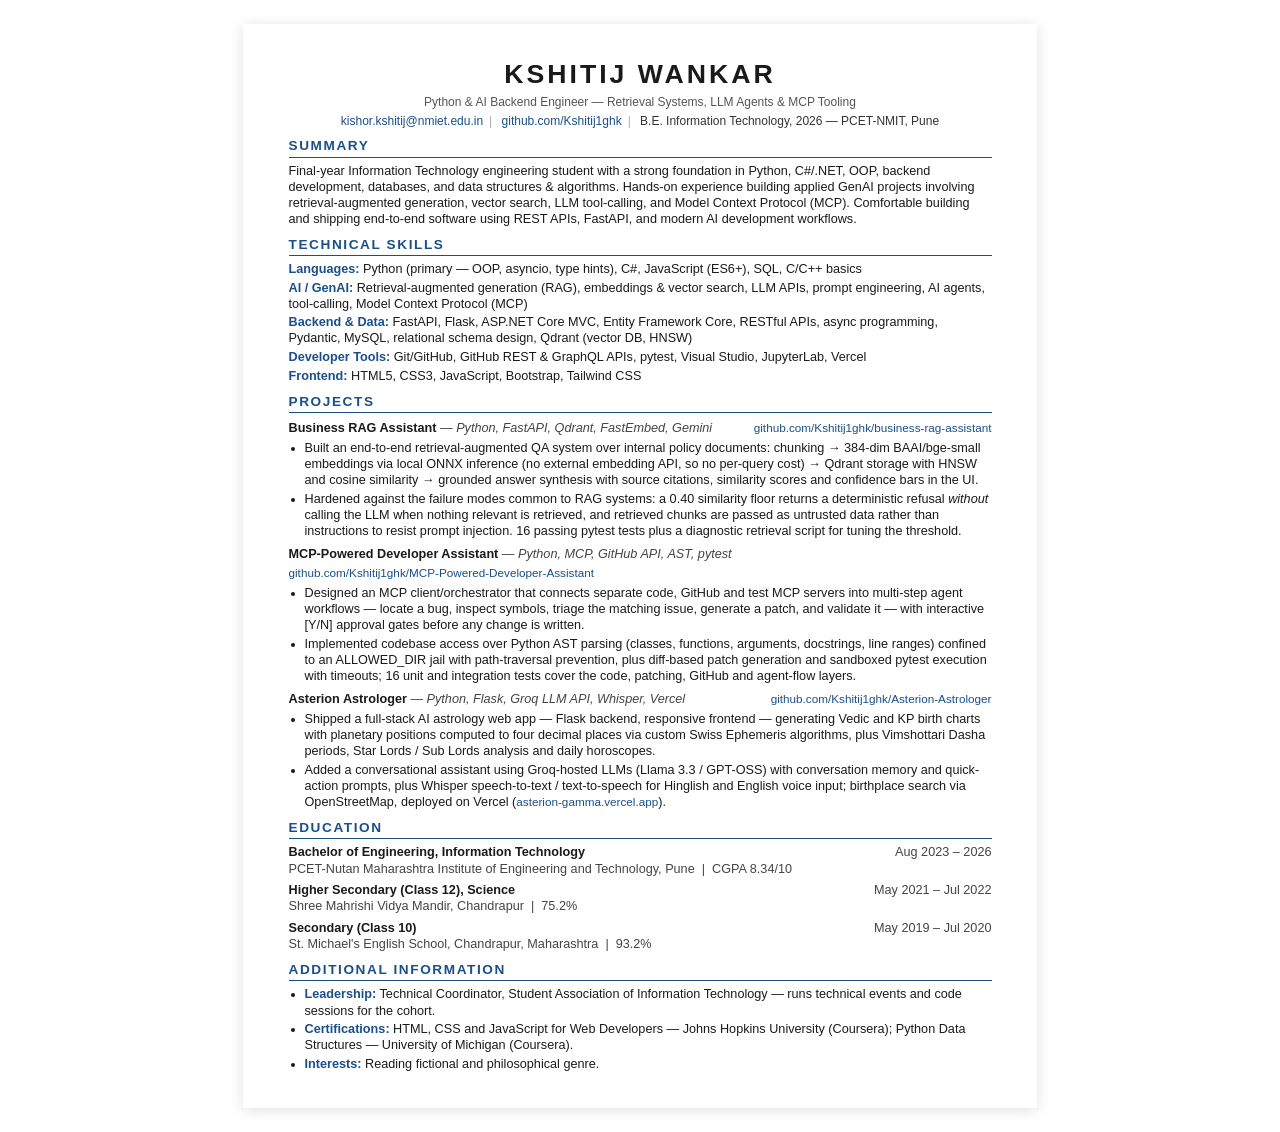
<file: resume.html>
<!DOCTYPE html>
<html lang="en">
<head>
<meta charset="utf-8">
<meta name="viewport" content="width=device-width, initial-scale=1">
<title>Kshitij Wankar - Resume</title>
<style>
  /* ---------- Page setup: A4, tuned so the resume fills exactly one page ---------- */
  @page { size: A4; margin: 8mm 11mm; }

  * { box-sizing: border-box; }

  html, body { margin: 0; padding: 0; }

  body {
    font-family: "Helvetica Neue", Helvetica, Arial, sans-serif;
    font-size: 9.5pt;
    line-height: 1.27;
    color: #1a1a1a;
    -webkit-font-smoothing: antialiased;
  }

  /* ---------- Screen preview only — never printed ---------- */
  @media screen {
    body {
      max-width: 210mm;
      margin: 24px auto;
      padding: 9mm 12mm;
      background: #fff;
      box-shadow: 0 2px 14px rgba(0,0,0,.12);
    }
  }

  /* ---------- Header ---------- */
  h1 {
    font-size: 20pt;
    letter-spacing: 3px;
    text-align: center;
    margin: 0 0 3px;
    font-weight: 700;
  }

  .tagline {
    text-align: center;
    font-size: 9pt;
    color: #555;
    margin: 0 0 4px;
  }

  .contact {
    text-align: center;
    font-size: 9pt;
    color: #333;
    margin: 0;
  }
  .contact a { color: #1a4f8a; text-decoration: none; }
  .contact .sep {
    color: #b0b0b0;
    padding: 0 6px;
    user-select: none;
  }

  /* ---------- Section headings ---------- */
  h2 {
    font-size: 10.2pt;
    letter-spacing: 1.6px;
    text-transform: uppercase;
    color: #1a4f8a;
    border-bottom: 0.9px solid #1a4f8a;
    margin: 9px 0 5px;
    padding-bottom: 2px;
    font-weight: 700;
  }
  h2:first-of-type { margin-top: 8px; }

  /* ---------- Text ---------- */
  p { margin: 0; }

  ul {
    margin: 4px 0 0;
    padding-left: 16px;
  }
  li { margin-bottom: 2.5px; }

  b, strong { font-weight: 700; }
  .hl { color: #1a4f8a; font-weight: 700; }

  /* ---------- Skills ---------- */
  .skills { margin-top: 2px; }
  .skills p { margin: 0 0 2.5px; }

  /* ---------- Projects ---------- */
  .project { margin-top: 7px; }
  .project:first-of-type { margin-top: 4px; }

  /* Flex row keeps the project name on the left and its link hard-right,
     wrapping the link onto its own line instead of colliding with the title. */
  .project-head {
    display: flex;
    justify-content: space-between;
    align-items: baseline;
    gap: 4px 14px;
    flex-wrap: wrap;
  }
  .project-title { font-weight: 700; }
  .project-stack {
    color: #444;
    font-style: italic;
    font-weight: 400;
  }
  .project-link {
    font-size: 8.8pt;
    color: #1a4f8a;
    text-decoration: none;
    white-space: nowrap;
  }

  /* ---------- Education ---------- */
  .edu { margin-top: 5px; }
  .edu:first-of-type { margin-top: 2px; }
  .edu-head {
    display: flex;
    justify-content: space-between;
    align-items: baseline;
    gap: 4px 14px;
  }
  .edu-degree { font-weight: 700; }
  .edu-date {
    color: #444;
    white-space: nowrap;   /* keeps "May 2021 - Jul 2022" from breaking mid-range */
  }
  .edu-meta { color: #444; margin-top: 0.5px; }

  /* ---------- Additional information ---------- */
  .additional ul { margin-top: 3px; }
</style>
</head>
<body>

<h1>KSHITIJ WANKAR</h1>
<p class="tagline">Python &amp; AI Backend Engineer &mdash; Retrieval Systems, LLM Agents &amp; MCP Tooling</p>
<p class="contact">
  <a href="mailto:kishor.kshitij@nmiet.edu.in">kishor.kshitij@nmiet.edu.in</a><span class="sep">|</span>
  <a href="https://github.com/Kshitij1ghk">github.com/Kshitij1ghk</a><span class="sep">|</span>
  B.E. Information Technology, 2026 &mdash; PCET-NMIT, Pune
</p>

<h2>Summary</h2>
<p>
  Final-year Information Technology engineering student with a strong foundation in Python, C#/.NET,
  OOP, backend development, databases, and data structures &amp; algorithms. Hands-on experience
  building applied GenAI projects involving retrieval-augmented generation, vector search, LLM
  tool-calling, and Model Context Protocol (MCP). Comfortable building and shipping end-to-end
  software using REST APIs, FastAPI, and modern AI development workflows.
</p>

<h2>Technical Skills</h2>
<div class="skills">
  <p><span class="hl">Languages:</span> Python (primary &mdash; OOP, asyncio, type hints), C#, JavaScript (ES6+), SQL, C/C++ basics</p>
  <p><span class="hl">AI / GenAI:</span> Retrieval-augmented generation (RAG), embeddings &amp; vector search, LLM APIs, prompt engineering, AI agents, tool-calling, Model Context Protocol (MCP)</p>
  <p><span class="hl">Backend &amp; Data:</span> FastAPI, Flask, ASP.NET Core MVC, Entity Framework Core, RESTful APIs, async programming, Pydantic, MySQL, relational schema design, Qdrant (vector DB, HNSW)</p>
  <p><span class="hl">Developer Tools:</span> Git/GitHub, GitHub REST &amp; GraphQL APIs, pytest, Visual Studio, JupyterLab, Vercel</p>
  <p><span class="hl">Frontend:</span> HTML5, CSS3, JavaScript, Bootstrap, Tailwind CSS</p>
</div>

<h2>Projects</h2>

<div class="project">
  <div class="project-head">
    <span class="project-title">Business RAG Assistant <span class="project-stack">&mdash; Python, FastAPI, Qdrant, FastEmbed, Gemini</span></span>
    <a class="project-link" href="https://github.com/Kshitij1ghk/business-rag-assistant">github.com/Kshitij1ghk/business-rag-assistant</a>
  </div>
  <ul>
    <li>
      Built an end-to-end retrieval-augmented QA system over internal policy documents: chunking
      &rarr; 384-dim BAAI/bge-small embeddings via local ONNX inference (no external embedding
      API, so no per-query cost) &rarr; Qdrant storage with HNSW and cosine similarity &rarr; grounded
      answer synthesis with source citations, similarity scores and confidence bars in the UI.
    </li>
    <li>
      Hardened against the failure modes common to RAG systems: a 0.40 similarity floor returns a
      deterministic refusal <i>without</i> calling the LLM when nothing relevant is retrieved, and
      retrieved chunks are passed as untrusted data rather than instructions to resist prompt
      injection. 16 passing pytest tests plus a diagnostic retrieval script for tuning the threshold.
    </li>
  </ul>
</div>

<div class="project">
  <div class="project-head">
    <span class="project-title">MCP-Powered Developer Assistant <span class="project-stack">&mdash; Python, MCP, GitHub API, AST, pytest</span></span>
    <a class="project-link" href="https://github.com/Kshitij1ghk/MCP-Powered-Developer-Assistant">github.com/Kshitij1ghk/MCP-Powered-Developer-Assistant</a>
  </div>
  <ul>
    <li>
      Designed an MCP client/orchestrator that connects separate code, GitHub and test MCP servers
      into multi-step agent workflows &mdash; locate a bug, inspect symbols, triage the matching
      issue, generate a patch, and validate it &mdash; with interactive [Y/N] approval gates before
      any change is written.
    </li>
    <li>
      Implemented codebase access over Python AST parsing (classes, functions, arguments,
      docstrings, line ranges) confined to an ALLOWED_DIR jail with path-traversal prevention, plus
      diff-based patch generation and sandboxed pytest execution with timeouts; 16 unit and
      integration tests cover the code, patching, GitHub and agent-flow layers.
    </li>
  </ul>
</div>

<div class="project">
  <div class="project-head">
    <span class="project-title">Asterion Astrologer <span class="project-stack">&mdash; Python, Flask, Groq LLM API, Whisper, Vercel</span></span>
    <a class="project-link" href="https://github.com/Kshitij1ghk/Asterion-Astrologer">github.com/Kshitij1ghk/Asterion-Astrologer</a>
  </div>
  <ul>
    <li>
      Shipped a full-stack AI astrology web app &mdash; Flask backend, responsive frontend &mdash;
      generating Vedic and KP birth charts with planetary positions computed to four decimal places
      via custom Swiss Ephemeris algorithms, plus Vimshottari Dasha periods, Star Lords / Sub Lords
      analysis and daily horoscopes.
    </li>
    <li>
      Added a conversational assistant using Groq-hosted LLMs (Llama 3.3 / GPT-OSS) with conversation
      memory and quick-action prompts, plus Whisper speech-to-text / text-to-speech for Hinglish and
      English voice input; birthplace search via OpenStreetMap, deployed on Vercel
      (<a class="project-link" href="https://asterion-gamma.vercel.app">asterion-gamma.vercel.app</a>).
    </li>
  </ul>
</div>

<h2>Education</h2>

<div class="edu">
  <div class="edu-head">
    <span class="edu-degree">Bachelor of Engineering, Information Technology</span>
    <span class="edu-date">Aug 2023 &ndash; 2026</span>
  </div>
  <div class="edu-meta">PCET-Nutan Maharashtra Institute of Engineering and Technology, Pune &nbsp;|&nbsp; CGPA 8.34/10</div>
</div>

<div class="edu">
  <div class="edu-head">
    <span class="edu-degree">Higher Secondary (Class 12), Science</span>
    <span class="edu-date">May 2021 &ndash; Jul 2022</span>
  </div>
  <div class="edu-meta">Shree Mahrishi Vidya Mandir, Chandrapur &nbsp;|&nbsp; 75.2%</div>
</div>

<div class="edu">
  <div class="edu-head">
    <span class="edu-degree">Secondary (Class 10)</span>
    <span class="edu-date">May 2019 &ndash; Jul 2020</span>
  </div>
  <div class="edu-meta">St. Michael's English School, Chandrapur, Maharashtra &nbsp;|&nbsp; 93.2%</div>
</div>

<h2>Additional Information</h2>
<div class="additional">
  <ul>
    <li><span class="hl">Leadership:</span> Technical Coordinator, Student Association of Information Technology &mdash; runs technical events and code sessions for the cohort.</li>
    <li><span class="hl">Certifications:</span> HTML, CSS and JavaScript for Web Developers &mdash; Johns Hopkins University (Coursera); Python Data Structures &mdash; University of Michigan (Coursera).</li>
    <li><span class="hl">Interests:</span> Reading fictional and philosophical genre.</li>
  </ul>
</div>

</body>
</html>
</file>
<file: style.css>
/* ============================================================
   Kshitij Wankar — Portfolio
   Vanilla CSS. Theming via [data-theme] on <html>.
   ============================================================ */

/* ---------- Tokens ---------- */
:root {
  --accent:        #4d8dff;
  --accent-soft:   #7fb0ff;
  --accent-deep:   #2f6bff;

  --bg:            #0b0e14;
  --bg-alt:        #0f131c;
  --surface:       #141a25;
  --surface-2:     #1a2130;
  --border:        #232c3d;
  --border-soft:   #1c2431;

  --text:          #e6ebf5;
  --text-muted:    #98a4bb;
  --text-faint:    #6c7891;

  --shadow-sm:  0 1px 2px rgba(0,0,0,.28);
  --shadow-md:  0 10px 30px rgba(0,0,0,.34);
  --shadow-lg:  0 24px 60px rgba(0,0,0,.42);

  --radius:    14px;
  --radius-sm: 9px;

  --maxw: 1120px;
  --nav-h: 62px;

  --ease: cubic-bezier(.4, 0, .2, 1);
  --font: "Inter", "Segoe UI", -apple-system, BlinkMacSystemFont, Roboto, Helvetica, Arial, sans-serif;
  --mono: "JetBrains Mono", "SFMono-Regular", Consolas, "Liberation Mono", monospace;
}

[data-theme="light"] {
  --accent:        #2f6bff;
  --accent-soft:   #1d4ed8;
  --accent-deep:   #1a4f8a;

  --bg:            #ffffff;
  --bg-alt:        #f5f7fb;
  --surface:       #ffffff;
  --surface-2:     #f2f5fa;
  --border:        #dde3ee;
  --border-soft:   #e8edf5;

  --text:          #131a26;
  --text-muted:    #55617a;
  --text-faint:    #7c8798;

  --shadow-sm:  0 1px 2px rgba(16,24,40,.06);
  --shadow-md:  0 10px 28px rgba(16,24,40,.09);
  --shadow-lg:  0 24px 56px rgba(16,24,40,.13);
}

/* ---------- Reset ---------- */
*, *::before, *::after { box-sizing: border-box; }

html {
  scroll-behavior: smooth;
  scroll-padding-top: calc(var(--nav-h) + 14px);
  -webkit-text-size-adjust: 100%;
}

body {
  margin: 0;
  font-family: var(--font);
  font-size: 16px;
  line-height: 1.65;
  color: var(--text);
  background: var(--bg);
  -webkit-font-smoothing: antialiased;
  -moz-osx-font-smoothing: grayscale;
  overflow-x: hidden;
  transition: background-color .3s var(--ease), color .3s var(--ease);
}

img, svg { display: block; max-width: 100%; }
h1, h2, h3, h4 { margin: 0; line-height: 1.22; font-weight: 700; letter-spacing: -.02em; }
p { margin: 0; }
ul, ol { margin: 0; padding: 0; list-style: none; }
a { color: var(--accent); text-decoration: none; }
a:hover { color: var(--accent-soft); }
button { font: inherit; color: inherit; cursor: pointer; }
strong { font-weight: 650; color: var(--text); }

::selection { background: var(--accent); color: #fff; }

:focus-visible {
  outline: 2px solid var(--accent);
  outline-offset: 3px;
  border-radius: 4px;
}

.skip-link {
  position: absolute; left: 12px; top: -60px; z-index: 200;
  padding: 10px 16px; border-radius: var(--radius-sm);
  background: var(--accent); color: #fff; font-weight: 600;
  transition: top .2s var(--ease);
}
.skip-link:focus { top: 12px; color: #fff; }

.container {
  width: 100%;
  max-width: var(--maxw);
  margin-inline: auto;
  padding-inline: 24px;
}

/* ============================================================
   NAVBAR
   ============================================================ */
.nav {
  position: fixed;
  inset: 0 0 auto 0;
  z-index: 100;
  height: var(--nav-h);
  background: color-mix(in srgb, var(--bg) 78%, transparent);
  backdrop-filter: blur(14px) saturate(160%);
  -webkit-backdrop-filter: blur(14px) saturate(160%);
  border-bottom: 1px solid transparent;
  transition: border-color .25s var(--ease), background-color .25s var(--ease);
}
.nav.is-scrolled {
  border-bottom-color: var(--border);
  background: color-mix(in srgb, var(--bg) 92%, transparent);
}

.nav-inner {
  max-width: var(--maxw);
  height: 100%;
  margin-inline: auto;
  padding-inline: 24px;
  display: flex;
  align-items: center;
  gap: 20px;
}

.brand {
  display: inline-flex;
  align-items: center;
  gap: 10px;
  font-weight: 700;
  letter-spacing: -.01em;
  color: var(--text);
  flex-shrink: 0;
}
.brand-mark {
  display: grid;
  place-items: center;
  width: 32px; height: 32px;
  border-radius: 9px;
  background: linear-gradient(135deg, var(--accent-deep), var(--accent));
  color: #fff;
  font-size: 12.5px;
  font-weight: 800;
  letter-spacing: .04em;
  box-shadow: var(--shadow-sm);
}
.brand-text { font-size: 15px; }

.nav-links {
  position: relative;
  display: flex;
  align-items: center;
  gap: 4px;
  margin-left: auto;
}
.nav-link {
  position: relative;
  padding: 8px 13px;
  border-radius: 8px;
  font-size: 14.5px;
  font-weight: 500;
  color: var(--text-muted);
  transition: color .2s var(--ease), background-color .2s var(--ease);
}
.nav-link:hover { color: var(--text); background: var(--surface-2); }
.nav-link.is-active { color: var(--text); }

/* sliding pill behind the active link */
.nav-indicator {
  position: absolute;
  top: 50%;
  left: 0;
  height: 34px;
  width: 0;
  transform: translateY(-50%);
  border-radius: 8px;
  background: var(--surface-2);
  opacity: 0;
  transition: transform .32s var(--ease), width .32s var(--ease), opacity .2s var(--ease);
  z-index: -1;
}
.nav-indicator.is-ready { opacity: 1; }

.nav-actions { display: flex; align-items: center; gap: 8px; }

.icon-btn {
  display: grid;
  place-items: center;
  width: 36px; height: 36px;
  border: 1px solid var(--border);
  border-radius: 9px;
  background: var(--surface);
  color: var(--text-muted);
  transition: color .2s var(--ease), border-color .2s var(--ease), background-color .2s var(--ease);
}
.icon-btn:hover { color: var(--text); border-color: var(--accent); background: var(--surface-2); }
.icon-btn svg {
  width: 17px; height: 17px;
  fill: none; stroke: currentColor; stroke-width: 1.9;
  stroke-linecap: round; stroke-linejoin: round;
}
.icon-btn .icon-sun { display: none; }
[data-theme="light"] .icon-btn .icon-sun { display: block; }
[data-theme="light"] .icon-btn .icon-moon { display: none; }

/* hamburger */
.nav-burger { display: none; flex-direction: column; gap: 4px; }
.nav-burger span {
  display: block;
  width: 16px; height: 1.8px;
  border-radius: 2px;
  background: currentColor;
  transition: transform .28s var(--ease), opacity .2s var(--ease);
}
.nav-burger[aria-expanded="true"] span:nth-child(1) { transform: translateY(5.8px) rotate(45deg); }
.nav-burger[aria-expanded="true"] span:nth-child(2) { opacity: 0; }
.nav-burger[aria-expanded="true"] span:nth-child(3) { transform: translateY(-5.8px) rotate(-45deg); }

/* reading-progress bar under the navbar */
.scroll-progress {
  position: absolute;
  left: 0; bottom: -1px;
  height: 2px;
  width: 0%;
  background: linear-gradient(90deg, var(--accent-deep), var(--accent-soft));
  transition: width .1s linear;
}

/* ============================================================
   HERO
   ============================================================ */
.hero {
  position: relative;
  min-height: 100svh;
  display: flex;
  align-items: center;
  padding: calc(var(--nav-h) + 56px) 0 72px;
  overflow: hidden;
}

/* soft animated colour blobs */
.hero-bg { position: absolute; inset: 0; z-index: -1; overflow: hidden; }
.hero-bg span {
  position: absolute;
  border-radius: 50%;
  filter: blur(90px);
  opacity: .5;
}
[data-theme="light"] .hero-bg span { opacity: .28; }
.hero-bg span:nth-child(1) {
  width: 46vw; height: 46vw; top: -14vh; left: -8vw;
  background: radial-gradient(circle, var(--accent-deep), transparent 68%);
  animation: drift-a 22s var(--ease) infinite alternate;
}
.hero-bg span:nth-child(2) {
  width: 38vw; height: 38vw; bottom: -16vh; right: -6vw;
  background: radial-gradient(circle, #7b3fe4, transparent 68%);
  animation: drift-b 26s var(--ease) infinite alternate;
}
.hero-bg span:nth-child(3) {
  width: 30vw; height: 30vw; top: 34vh; left: 42vw;
  background: radial-gradient(circle, #12b0a0, transparent 68%);
  animation: drift-c 30s var(--ease) infinite alternate;
}
@keyframes drift-a { to { transform: translate3d(7vw, 5vh, 0) scale(1.12); } }
@keyframes drift-b { to { transform: translate3d(-6vw, -5vh, 0) scale(1.08); } }
@keyframes drift-c { to { transform: translate3d(4vw, -7vh, 0) scale(1.16); } }

.hero-inner { max-width: 860px; }

.eyebrow {
  font-size: 14px;
  font-weight: 600;
  letter-spacing: .1em;
  text-transform: uppercase;
  color: var(--accent);
  margin-bottom: 10px;
}

.hero-name {
  font-size: clamp(2.5rem, 7vw, 4.15rem);
  letter-spacing: -.035em;
  background: linear-gradient(120deg, var(--text) 42%, var(--accent) 96%);
  -webkit-background-clip: text;
  background-clip: text;
  -webkit-text-fill-color: transparent;
}

.hero-typed {
  display: flex;
  align-items: baseline;
  flex-wrap: wrap;
  gap: .45ch;
  margin-top: 12px;
  font-family: var(--mono);
  font-size: clamp(1rem, 2.4vw, 1.35rem);
  color: var(--text-muted);
  min-height: 1.9em;
}
.typed-prefix { color: var(--text-muted); }
.typed { color: var(--accent); font-weight: 600; }
.caret {
  display: inline-block;
  width: 2px;
  height: 1.15em;
  background: var(--accent);
  animation: blink 1.05s steps(2, start) infinite;
}
@keyframes blink { 50% { opacity: 0; } }

.hero-summary {
  margin-top: 22px;
  max-width: 66ch;
  font-size: 1.06rem;
  color: var(--text-muted);
}

.hero-cta {
  display: flex;
  flex-wrap: wrap;
  gap: 12px;
  margin-top: 32px;
}

.btn {
  display: inline-flex;
  align-items: center;
  gap: 9px;
  padding: 12px 22px;
  border: 1px solid transparent;
  border-radius: 10px;
  font-size: 14.5px;
  font-weight: 600;
  transition: transform .18s var(--ease), background-color .2s var(--ease),
              border-color .2s var(--ease), box-shadow .2s var(--ease), color .2s var(--ease);
}
.btn svg {
  width: 16px; height: 16px;
  fill: none; stroke: currentColor; stroke-width: 1.9;
  stroke-linecap: round; stroke-linejoin: round;
}
.btn:hover { transform: translateY(-2px); }
.btn:active { transform: translateY(0); }

.btn-primary {
  background: linear-gradient(135deg, var(--accent-deep), var(--accent));
  color: #fff;
  box-shadow: 0 6px 20px color-mix(in srgb, var(--accent) 32%, transparent);
}
.btn-primary:hover { color: #fff; box-shadow: 0 10px 28px color-mix(in srgb, var(--accent) 42%, transparent); }

.btn-ghost {
  background: var(--surface);
  border-color: var(--border);
  color: var(--text);
}
.btn-ghost:hover { border-color: var(--accent); color: var(--text); background: var(--surface-2); }

.btn-sm { padding: 9px 15px; font-size: 13.5px; }

/* stat counters */
.hero-stats {
  display: flex;
  flex-wrap: wrap;
  gap: 14px 44px;
  margin: 46px 0 0;
  padding-top: 26px;
  border-top: 1px solid var(--border-soft);
}
.stat { margin: 0; }
.stat dt {
  font-size: 12.5px;
  font-weight: 600;
  letter-spacing: .08em;
  text-transform: uppercase;
  color: var(--text-faint);
}
.stat dd {
  margin: 2px 0 0;
  font-size: 1.85rem;
  font-weight: 700;
  letter-spacing: -.03em;
  color: var(--text);
  font-variant-numeric: tabular-nums;
}

.scroll-hint {
  position: absolute;
  left: 50%; bottom: 26px;
  transform: translateX(-50%);
  padding: 8px;
}
.mouse {
  display: block;
  width: 22px; height: 34px;
  border: 1.6px solid var(--border);
  border-radius: 12px;
}
.mouse span {
  display: block;
  width: 3px; height: 7px;
  margin: 6px auto 0;
  border-radius: 2px;
  background: var(--accent);
  animation: wheel 1.9s var(--ease) infinite;
}
@keyframes wheel {
  0%   { opacity: 0; transform: translateY(-3px); }
  35%  { opacity: 1; transform: translateY(0); }
  70%  { opacity: 0; transform: translateY(9px); }
  100% { opacity: 0; }
}

/* ============================================================
   SECTIONS
   ============================================================ */
.section { padding: 104px 0; }
.section-alt { background: var(--bg-alt); }

.section-head { max-width: 720px; margin-bottom: 46px; }
.section-label {
  font-family: var(--mono);
  font-size: 13px;
  font-weight: 600;
  letter-spacing: .12em;
  text-transform: uppercase;
  color: var(--accent);
  margin-bottom: 8px;
}
.section-title {
  font-size: clamp(1.8rem, 4vw, 2.5rem);
  letter-spacing: -.03em;
}
.section-sub { margin-top: 12px; color: var(--text-muted); font-size: 1.03rem; }

/* ============================================================
   ABOUT
   ============================================================ */
.about-grid {
  display: grid;
  grid-template-columns: 1.35fr .95fr;
  gap: 56px;
  align-items: start;
}
.about-text p { color: var(--text-muted); margin-bottom: 16px; }
.about-text strong { color: var(--text); }

.about-links {
  display: flex;
  flex-wrap: wrap;
  gap: 12px 26px;
  margin-top: 24px;
  padding-top: 22px;
  border-top: 1px solid var(--border-soft);
}
.text-link {
  display: inline-flex;
  align-items: center;
  gap: 9px;
  font-size: 14.5px;
  font-weight: 500;
}
.text-link svg {
  width: 16px; height: 16px;
  fill: none; stroke: currentColor; stroke-width: 1.7;
  stroke-linecap: round; stroke-linejoin: round;
  opacity: .75;
}

.about-cards { display: grid; gap: 14px; }
.mini-card {
  display: flex;
  gap: 14px;
  padding: 18px;
  border: 1px solid var(--border);
  border-radius: var(--radius);
  background: var(--surface);
  transition: transform .22s var(--ease), border-color .22s var(--ease), box-shadow .22s var(--ease);
}
.mini-card:hover { transform: translateY(-3px); border-color: var(--accent); box-shadow: var(--shadow-md); }
.mini-card h3 { font-size: 15.5px; margin-bottom: 5px; }
.mini-card p { font-size: 14px; color: var(--text-muted); line-height: 1.6; }

.mini-ico {
  flex-shrink: 0;
  display: grid;
  place-items: center;
  width: 36px; height: 36px;
  border-radius: 10px;
  background: color-mix(in srgb, var(--accent) 14%, transparent);
  color: var(--accent);
}
.mini-ico svg {
  width: 18px; height: 18px;
  fill: none; stroke: currentColor; stroke-width: 1.7;
  stroke-linecap: round; stroke-linejoin: round;
}

/* ============================================================
   SKILLS
   ============================================================ */
.skill-controls {
  display: flex;
  flex-wrap: wrap;
  gap: 14px;
  align-items: center;
  justify-content: space-between;
  margin-bottom: 30px;
}

.chips { display: flex; flex-wrap: wrap; gap: 8px; }
.chip {
  padding: 7px 15px;
  border: 1px solid var(--border);
  border-radius: 999px;
  background: var(--surface);
  color: var(--text-muted);
  font-size: 13.5px;
  font-weight: 500;
  transition: all .2s var(--ease);
}
.chip:hover { color: var(--text); border-color: var(--accent); }
.chip.is-active {
  background: var(--accent);
  border-color: var(--accent);
  color: #fff;
}

.search {
  position: relative;
  display: flex;
  align-items: center;
  gap: 9px;
  min-width: 230px;
  padding: 9px 14px;
  border: 1px solid var(--border);
  border-radius: 999px;
  background: var(--surface);
  transition: border-color .2s var(--ease), box-shadow .2s var(--ease);
}
.search:focus-within {
  border-color: var(--accent);
  box-shadow: 0 0 0 3px color-mix(in srgb, var(--accent) 18%, transparent);
}
.search svg {
  width: 16px; height: 16px;
  flex-shrink: 0;
  fill: none; stroke: var(--text-faint); stroke-width: 1.9; stroke-linecap: round;
}
.search input {
  width: 100%;
  border: 0;
  background: transparent;
  color: var(--text);
  font: inherit;
  font-size: 14px;
  outline: none;
}
.search input::placeholder { color: var(--text-faint); }
.search input::-webkit-search-cancel-button { filter: grayscale(1) opacity(.6); }

.skill-groups {
  display: grid;
  grid-template-columns: repeat(auto-fit, minmax(310px, 1fr));
  gap: 18px;
}
.skill-card {
  padding: 22px;
  border: 1px solid var(--border);
  border-radius: var(--radius);
  background: var(--surface);
  transition: transform .22s var(--ease), border-color .22s var(--ease), box-shadow .22s var(--ease), opacity .22s var(--ease);
}
.skill-card:hover { transform: translateY(-3px); border-color: var(--accent); box-shadow: var(--shadow-md); }
.skill-card h3 {
  font-size: 12.5px;
  font-weight: 700;
  letter-spacing: .12em;
  text-transform: uppercase;
  color: var(--accent);
  margin-bottom: 14px;
}
.skill-card.is-hidden { display: none; }

.tag-list { display: flex; flex-wrap: wrap; gap: 7px; }
.tag {
  padding: 5px 11px;
  border: 1px solid var(--border);
  border-radius: 7px;
  background: var(--surface-2);
  color: var(--text-muted);
  font-size: 13px;
  transition: all .18s var(--ease);
}
.tag:hover { color: var(--text); border-color: var(--accent); }
.tag-primary {
  border-color: color-mix(in srgb, var(--accent) 45%, transparent);
  background: color-mix(in srgb, var(--accent) 13%, transparent);
  color: var(--accent);
  font-weight: 600;
}
.tag-list-sm .tag { font-size: 12.5px; padding: 4px 10px; }

.empty-note {
  margin-top: 24px;
  text-align: center;
  color: var(--text-faint);
  font-size: 14.5px;
}

/* ============================================================
   PROJECTS
   ============================================================ */

/* heading that introduces each project family */
.group-head {
  margin: 46px 0 20px;
  padding-top: 26px;
  border-top: 1px solid var(--border-soft);
}
.group-head:first-of-type { margin-top: 0; padding-top: 0; border-top: 0; }
.group-head h3 {
  font-size: 1.22rem;
  letter-spacing: -.02em;
  margin-bottom: 4px;
}
.group-head p { font-size: 14.6px; color: var(--text-muted); }

.project-grid {
  display: grid;
  grid-template-columns: repeat(auto-fit, minmax(330px, 1fr));
  gap: 22px;
  align-items: start;
}

.project-card {
  display: flex;
  flex-direction: column;
  padding: 24px;
  border: 1px solid var(--border);
  border-radius: var(--radius);
  background: var(--surface);
  transition: transform .24s var(--ease), border-color .24s var(--ease), box-shadow .24s var(--ease);
}
.project-card:hover {
  transform: translateY(-4px);
  border-color: var(--accent);
  box-shadow: var(--shadow-lg);
}

.project-top {
  display: flex;
  align-items: center;
  justify-content: space-between;
  gap: 12px;
  margin-bottom: 14px;
}
.project-badge {
  padding: 4px 11px;
  border-radius: 999px;
  background: color-mix(in srgb, var(--accent) 15%, transparent);
  color: var(--accent);
  font-size: 11.5px;
  font-weight: 700;
  letter-spacing: .09em;
  text-transform: uppercase;
}
.project-actions { display: flex; gap: 8px; }
.project-actions a {
  display: grid;
  place-items: center;
  width: 32px; height: 32px;
  border: 1px solid var(--border);
  border-radius: 8px;
  background: var(--surface-2);
  color: var(--text-muted);
  transition: all .2s var(--ease);
}
.project-actions a:hover { color: var(--accent); border-color: var(--accent); transform: translateY(-2px); }
.project-actions svg {
  width: 15px; height: 15px;
  fill: none; stroke: currentColor; stroke-width: 1.8;
  stroke-linecap: round; stroke-linejoin: round;
}

.project-card h3 { font-size: 1.28rem; margin-bottom: 6px; }
.project-stack {
  font-family: var(--mono);
  font-size: 12.5px;
  color: var(--accent-soft);
  margin-bottom: 14px;
}
.project-card > p { font-size: 14.6px; color: var(--text-muted); }

/* expandable engineering notes */
.project-more { margin-top: 14px; }
.project-more summary {
  display: inline-flex;
  align-items: center;
  gap: 7px;
  font-size: 13.5px;
  font-weight: 600;
  color: var(--accent);
  cursor: pointer;
  list-style: none;
  user-select: none;
  padding: 5px 0;
}
.project-more summary::-webkit-details-marker { display: none; }
.project-more summary::after {
  content: "";
  width: 6px; height: 6px;
  border-right: 1.7px solid currentColor;
  border-bottom: 1.7px solid currentColor;
  transform: rotate(45deg) translate(-2px, -2px);
  transition: transform .24s var(--ease);
}
.project-more[open] summary::after { transform: rotate(-135deg) translate(-2px, -2px); }
.project-more summary:hover { color: var(--accent-soft); }
.project-more ul {
  margin-top: 10px;
  padding-left: 18px;
  list-style: none;
}
.project-more li {
  position: relative;
  font-size: 14px;
  color: var(--text-muted);
  margin-bottom: 8px;
}
.project-more li::before {
  content: "";
  position: absolute;
  left: -16px; top: .62em;
  width: 5px; height: 5px;
  border-radius: 50%;
  background: var(--accent);
}
.project-more code {
  padding: 1.5px 6px;
  border-radius: 5px;
  background: var(--surface-2);
  border: 1px solid var(--border);
  font-family: var(--mono);
  font-size: 12.5px;
  color: var(--accent-soft);
}
.project-card .tag-list { margin-top: auto; padding-top: 18px; }

.center-cta { display: flex; justify-content: center; margin-top: 40px; }

/* ---------- language-composition bar (inside a project card) ---------- */
.lang-bar {
  display: flex;
  height: 7px;
  margin-top: 16px;
  border-radius: 4px;
  overflow: hidden;
  background: var(--surface-2);
}
.lang-seg { display: block; height: 100%; }

.lang-legend {
  display: flex;
  flex-wrap: wrap;
  gap: 6px 16px;
  margin-top: 9px;
  font-size: 12.2px;
  color: var(--text-faint);
}
.lang-legend span { display: inline-flex; align-items: center; gap: 6px; }
.lang-legend i {
  width: 8px; height: 8px;
  border-radius: 2px;
  flex-shrink: 0;
}

/* ============================================================
   REPOSITORIES
   ============================================================ */
.repo-stats {
  display: flex;
  flex-wrap: wrap;
  gap: 16px 52px;
  margin: 0 0 34px;
  padding: 24px 0;
  border-top: 1px solid var(--border-soft);
  border-bottom: 1px solid var(--border-soft);
}
.repo-stats .stat dd {
  font-size: 1.7rem;
  color: var(--accent);
}

.lang-split {
  padding: 22px 24px;
  margin-bottom: 44px;
  border: 1px solid var(--border);
  border-radius: var(--radius);
  background: var(--surface);
}
.lang-split-bar {
  display: flex;
  height: 10px;
  border-radius: 5px;
  overflow: hidden;
  background: var(--surface-2);
}
.lang-split-bar span { display: block; height: 100%; }
.lang-split-legend {
  display: flex;
  flex-wrap: wrap;
  gap: 8px 20px;
  margin-top: 13px;
  font-size: 13px;
  color: var(--text-muted);
}
.lang-split-legend span { display: inline-flex; align-items: center; gap: 7px; }
.lang-split-legend i {
  width: 9px; height: 9px;
  border-radius: 3px;
  flex-shrink: 0;
}
.lang-split-note {
  margin-top: 14px;
  padding-top: 14px;
  border-top: 1px solid var(--border-soft);
  font-size: 14px;
  color: var(--text-muted);
}

.sub-head {
  display: flex;
  flex-wrap: wrap;
  align-items: center;
  gap: 10px 16px;
  margin: 36px 0 16px;
  font-size: 12.5px;
  font-weight: 700;
  letter-spacing: .12em;
  text-transform: uppercase;
  color: var(--accent);
}
.org-link {
  display: inline-flex;
  align-items: center;
  gap: 7px;
  padding: 4px 11px;
  border-radius: 999px;
  background: color-mix(in srgb, var(--accent) 12%, transparent);
  font-size: 12px;
  font-weight: 600;
  letter-spacing: .01em;
  text-transform: none;
}
.org-link:hover { background: color-mix(in srgb, var(--accent) 22%, transparent); }
.org-link svg {
  width: 13px; height: 13px;
  fill: none; stroke: currentColor; stroke-width: 1.9;
  stroke-linecap: round; stroke-linejoin: round;
}

.repo-grid {
  display: grid;
  grid-template-columns: repeat(auto-fill, minmax(310px, 1fr));
  gap: 12px;
}
.repo-card {
  display: grid;
  grid-template-columns: auto 1fr;
  grid-template-rows: auto auto;
  gap: 3px 11px;
  align-items: center;
  padding: 14px 17px;
  border: 1px solid var(--border);
  border-radius: var(--radius-sm);
  background: var(--surface);
  color: var(--text);
  transition: border-color .2s var(--ease), background-color .2s var(--ease), transform .2s var(--ease);
}
.repo-card:hover {
  border-color: var(--accent);
  background: var(--surface-2);
  color: var(--text);
  transform: translateY(-2px);
}
.repo-lang {
  grid-row: span 2;
  padding: 5px 9px;
  border-radius: 6px;
  color: #fff;
  font-size: 11px;
  font-weight: 700;
  letter-spacing: .02em;
}
.repo-name {
  font-family: var(--mono);
  font-size: 13.2px;
  font-weight: 600;
  color: var(--text);
  word-break: break-word;
}
.repo-focus { font-size: 12.8px; color: var(--text-muted); }

/* ============================================================
   LEARNING JOURNEY
   ============================================================ */
.journey-grid {
  display: grid;
  grid-template-columns: repeat(auto-fit, minmax(320px, 1fr));
  gap: 20px;
}
.journey-col {
  padding: 24px;
  border: 1px solid var(--border);
  border-radius: var(--radius);
  background: var(--surface);
}
.journey-head {
  display: flex;
  align-items: center;
  gap: 11px;
  font-size: 1.08rem;
  margin-bottom: 16px;
}
.journey-ico {
  display: grid;
  place-items: center;
  width: 30px; height: 30px;
  border-radius: 8px;
  flex-shrink: 0;
}
.journey-ico svg {
  width: 15px; height: 15px;
  fill: none; stroke: currentColor; stroke-width: 2.4;
  stroke-linecap: round; stroke-linejoin: round;
}
.journey-ico.is-done { background: color-mix(in srgb, #2ecc71 18%, transparent); color: #2ecc71; }
.journey-ico.is-next { background: color-mix(in srgb, var(--accent) 16%, transparent); color: var(--accent); }

.journey-list li {
  position: relative;
  padding: 9px 0 9px 26px;
  font-size: 14.6px;
  color: var(--text-muted);
  border-bottom: 1px solid var(--border-soft);
}
.journey-list li:last-child { border-bottom: 0; }
.journey-list li::before {
  content: "";
  position: absolute;
  left: 2px; top: 15px;
  width: 6px; height: 6px;
  border-radius: 50%;
  background: var(--accent);
  opacity: .75;
}
.journey-col:first-child .journey-list li::before { background: #2ecc71; }

.highlight-strip {
  display: grid;
  grid-template-columns: repeat(auto-fit, minmax(280px, 1fr));
  gap: 16px;
  margin-top: 26px;
}
.highlight {
  display: flex;
  gap: 13px;
  padding: 19px 21px;
  border: 1px solid var(--border);
  border-radius: var(--radius);
  background: var(--bg-alt);
}
.highlight p { font-size: 14.2px; color: var(--text-muted); }
.hl-ico {
  flex-shrink: 0;
  display: grid;
  place-items: center;
  width: 32px; height: 32px;
  border-radius: 9px;
  background: color-mix(in srgb, var(--accent) 14%, transparent);
  color: var(--accent);
}
.hl-ico svg {
  width: 16px; height: 16px;
  fill: none; stroke: currentColor; stroke-width: 1.7;
  stroke-linecap: round; stroke-linejoin: round;
}

/* ============================================================
   EDUCATION
   ============================================================ */
.edu-layout {
  display: grid;
  grid-template-columns: 1.25fr .95fr;
  gap: 48px;
  align-items: start;
}

.timeline { position: relative; padding-left: 30px; }
.timeline::before {
  content: "";
  position: absolute;
  left: 6px; top: 8px; bottom: 8px;
  width: 2px;
  border-radius: 2px;
  background: linear-gradient(180deg, var(--accent), color-mix(in srgb, var(--accent) 8%, transparent));
}

.tl-item { position: relative; margin-bottom: 22px; }
.tl-item:last-child { margin-bottom: 0; }
.tl-dot {
  position: absolute;
  left: -30px; top: 22px;
  width: 14px; height: 14px;
  border-radius: 50%;
  background: var(--bg-alt);
  border: 3px solid var(--accent);
  box-shadow: 0 0 0 4px color-mix(in srgb, var(--accent) 14%, transparent);
}

.tl-card {
  padding: 20px 22px;
  border: 1px solid var(--border);
  border-radius: var(--radius);
  background: var(--surface);
  transition: transform .22s var(--ease), border-color .22s var(--ease), box-shadow .22s var(--ease);
}
.tl-card:hover { transform: translateX(4px); border-color: var(--accent); box-shadow: var(--shadow-md); }
.tl-date {
  display: inline-block;
  font-family: var(--mono);
  font-size: 12.5px;
  font-weight: 600;
  color: var(--accent);
  margin-bottom: 7px;
}
.tl-card h3 { font-size: 1.13rem; margin-bottom: 5px; }
.tl-org { font-size: 14.5px; color: var(--text-muted); }
.tl-score { font-size: 14px; color: var(--text-muted); margin-top: 6px; }
.tl-score strong { color: var(--text); }

.side-col { display: grid; gap: 16px; }
.panel {
  padding: 20px 22px;
  border: 1px solid var(--border);
  border-radius: var(--radius);
  background: var(--surface);
}
.panel h3 {
  display: flex;
  align-items: center;
  gap: 10px;
  font-size: 1.02rem;
  margin-bottom: 13px;
}
.panel .mini-ico { width: 30px; height: 30px; border-radius: 8px; }
.panel .mini-ico svg { width: 15px; height: 15px; }
.panel-text { font-size: 14.3px; color: var(--text-muted); }
.plain-list li {
  position: relative;
  font-size: 14.2px;
  padding-left: 16px;
  margin-bottom: 12px;
}
.plain-list li:last-child { margin-bottom: 0; }
.plain-list li::before {
  content: "";
  position: absolute;
  left: 0; top: .6em;
  width: 6px; height: 6px;
  border-radius: 50%;
  background: var(--accent);
}
.plain-list span { font-size: 13.3px; color: var(--text-faint); }

/* ============================================================
   CONTACT
   ============================================================ */
.contact-card {
  padding: 40px;
  border: 1px solid var(--border);
  border-radius: 20px;
  background:
    radial-gradient(1000px 340px at 12% -10%, color-mix(in srgb, var(--accent) 16%, transparent), transparent 62%),
    var(--surface);
  box-shadow: var(--shadow-md);
}
.contact-main {
  display: flex;
  flex-wrap: wrap;
  align-items: center;
  gap: 16px 20px;
}
.email-big {
  font-size: clamp(1.2rem, 3.2vw, 1.85rem);
  font-weight: 700;
  letter-spacing: -.025em;
  color: var(--text);
  word-break: break-word;
}
.email-big:hover { color: var(--accent); }

.contact-links { display: flex; flex-wrap: wrap; gap: 11px; margin-top: 28px; }
.pill {
  display: inline-flex;
  align-items: center;
  gap: 9px;
  padding: 10px 18px;
  border: 1px solid var(--border);
  border-radius: 999px;
  background: var(--surface-2);
  color: var(--text);
  font-size: 14.2px;
  font-weight: 500;
  transition: all .2s var(--ease);
}
.pill:hover { border-color: var(--accent); color: var(--accent); transform: translateY(-2px); }
.pill svg {
  width: 15px; height: 15px;
  fill: none; stroke: currentColor; stroke-width: 1.8;
  stroke-linecap: round; stroke-linejoin: round;
}

/* ============================================================
   FOOTER + BACK TO TOP
   ============================================================ */
.footer {
  border-top: 1px solid var(--border);
  padding: 30px 0;
  font-size: 14px;
  color: var(--text-faint);
}
.footer-inner {
  display: flex;
  flex-wrap: wrap;
  gap: 10px 26px;
  align-items: center;
  justify-content: space-between;
}
.footer strong { color: var(--text-muted); }

.to-top {
  position: fixed;
  right: 22px; bottom: 22px;
  z-index: 90;
  display: grid;
  place-items: center;
  width: 42px; height: 42px;
  border: 1px solid var(--border);
  border-radius: 11px;
  background: var(--surface);
  color: var(--text-muted);
  box-shadow: var(--shadow-md);
  opacity: 0;
  visibility: hidden;
  transform: translateY(12px);
  transition: opacity .25s var(--ease), transform .25s var(--ease),
              visibility .25s var(--ease), color .2s var(--ease), border-color .2s var(--ease);
}
.to-top.is-visible { opacity: 1; visibility: visible; transform: translateY(0); }
.to-top:hover { color: var(--accent); border-color: var(--accent); }
.to-top svg {
  width: 19px; height: 19px;
  fill: none; stroke: currentColor; stroke-width: 2;
  stroke-linecap: round; stroke-linejoin: round;
}

/* ============================================================
   SCROLL REVEAL
   ============================================================ */
.reveal {
  opacity: 0;
  transform: translateY(22px);
  transition: opacity .65s var(--ease), transform .65s var(--ease);
}
.reveal.is-visible { opacity: 1; transform: none; }
.reveal[data-delay="1"] { transition-delay: .09s; }
.reveal[data-delay="2"] { transition-delay: .18s; }
.reveal[data-delay="3"] { transition-delay: .27s; }
.reveal[data-delay="4"] { transition-delay: .36s; }
.reveal[data-delay="5"] { transition-delay: .45s; }

/* ============================================================
   RESPONSIVE
   ============================================================ */
@media (max-width: 940px) {
  .about-grid,
  .edu-layout { grid-template-columns: 1fr; gap: 40px; }

  .nav-burger { display: flex; }
  .nav-links {
    position: fixed;
    inset: var(--nav-h) 0 auto 0;
    flex-direction: column;
    align-items: stretch;
    gap: 2px;
    padding: 14px 24px 20px;
    background: var(--bg);
    border-bottom: 1px solid var(--border);
    box-shadow: var(--shadow-md);
    transform: translateY(-12px);
    opacity: 0;
    visibility: hidden;
    transition: opacity .24s var(--ease), transform .24s var(--ease), visibility .24s var(--ease);
  }
  .nav-links.is-open { opacity: 1; visibility: visible; transform: translateY(0); }
  .nav-link { padding: 12px 14px; font-size: 15.5px; }
  .nav-indicator { display: none; }
  .brand-text { font-size: 15px; }
}

@media (max-width: 640px) {
  body { font-size: 15.5px; }
  .section { padding: 74px 0; }
  .container, .nav-inner { padding-inline: 18px; }
  .hero { padding-top: calc(var(--nav-h) + 40px); }
  .hero-stats { gap: 12px 30px; }
  .stat dd { font-size: 1.6rem; }
  .skill-controls { flex-direction: column; align-items: stretch; }
  .search { min-width: 0; }
  .chips { justify-content: flex-start; }
  .contact-card { padding: 26px 22px; }
  .to-top { right: 14px; bottom: 14px; }
  .footer-inner { flex-direction: column; align-items: flex-start; }
}

/* ============================================================
   MOTION / PRINT
   ============================================================ */
@media (prefers-reduced-motion: reduce) {
  html { scroll-behavior: auto; }
  *, *::before, *::after {
    animation-duration: .001ms !important;
    animation-iteration-count: 1 !important;
    transition-duration: .001ms !important;
  }
  .reveal { opacity: 1; transform: none; }
  .hero-bg span { animation: none; }
}

@media print {
  .nav, .to-top, .scroll-hint, .hero-bg, .skip-link { display: none !important; }
  body { background: #fff; color: #000; }
  .section { padding: 20px 0; }
  .reveal { opacity: 1 !important; transform: none !important; }
}
</file>
